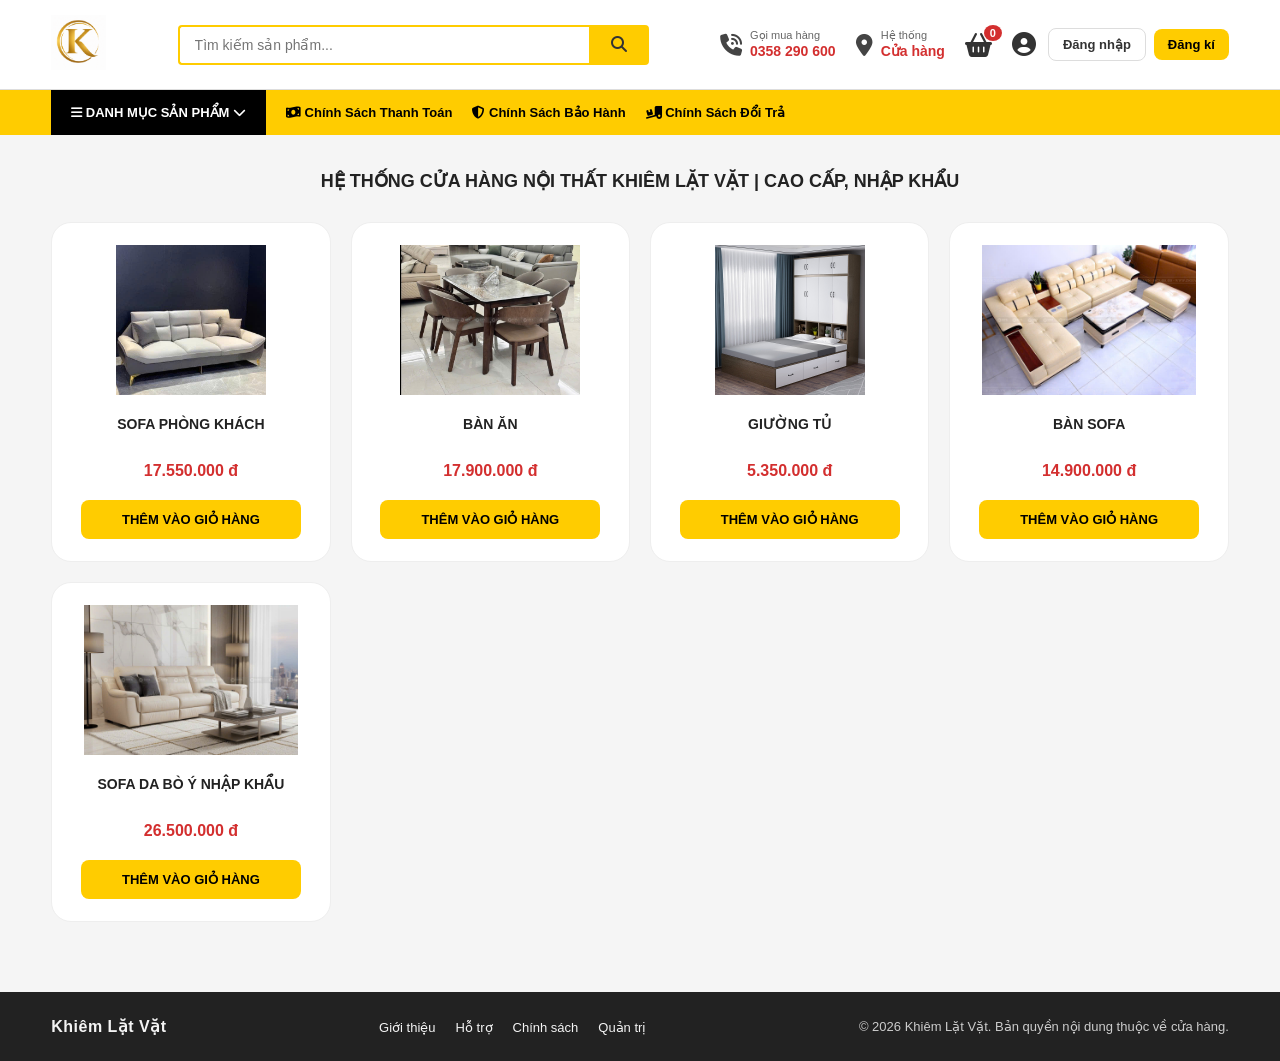
<file: index.html>
<!DOCTYPE html>
<html lang="vi">
<head>
    <meta charset="utf-8">
    <title>Khiêm Lặt Vặt - Danh mục sản phẩm</title>
    <meta http-equiv="refresh" content="0;url=html/page.html">
    <script>
        window.location.href = "html/page.html";
    </script>
</head>
<body>
    <p>Nếu trang không tự chuyển, vui lòng <a href="html/page.html">nhấn vào đây</a>.</p>
</body>
</html>
</file>
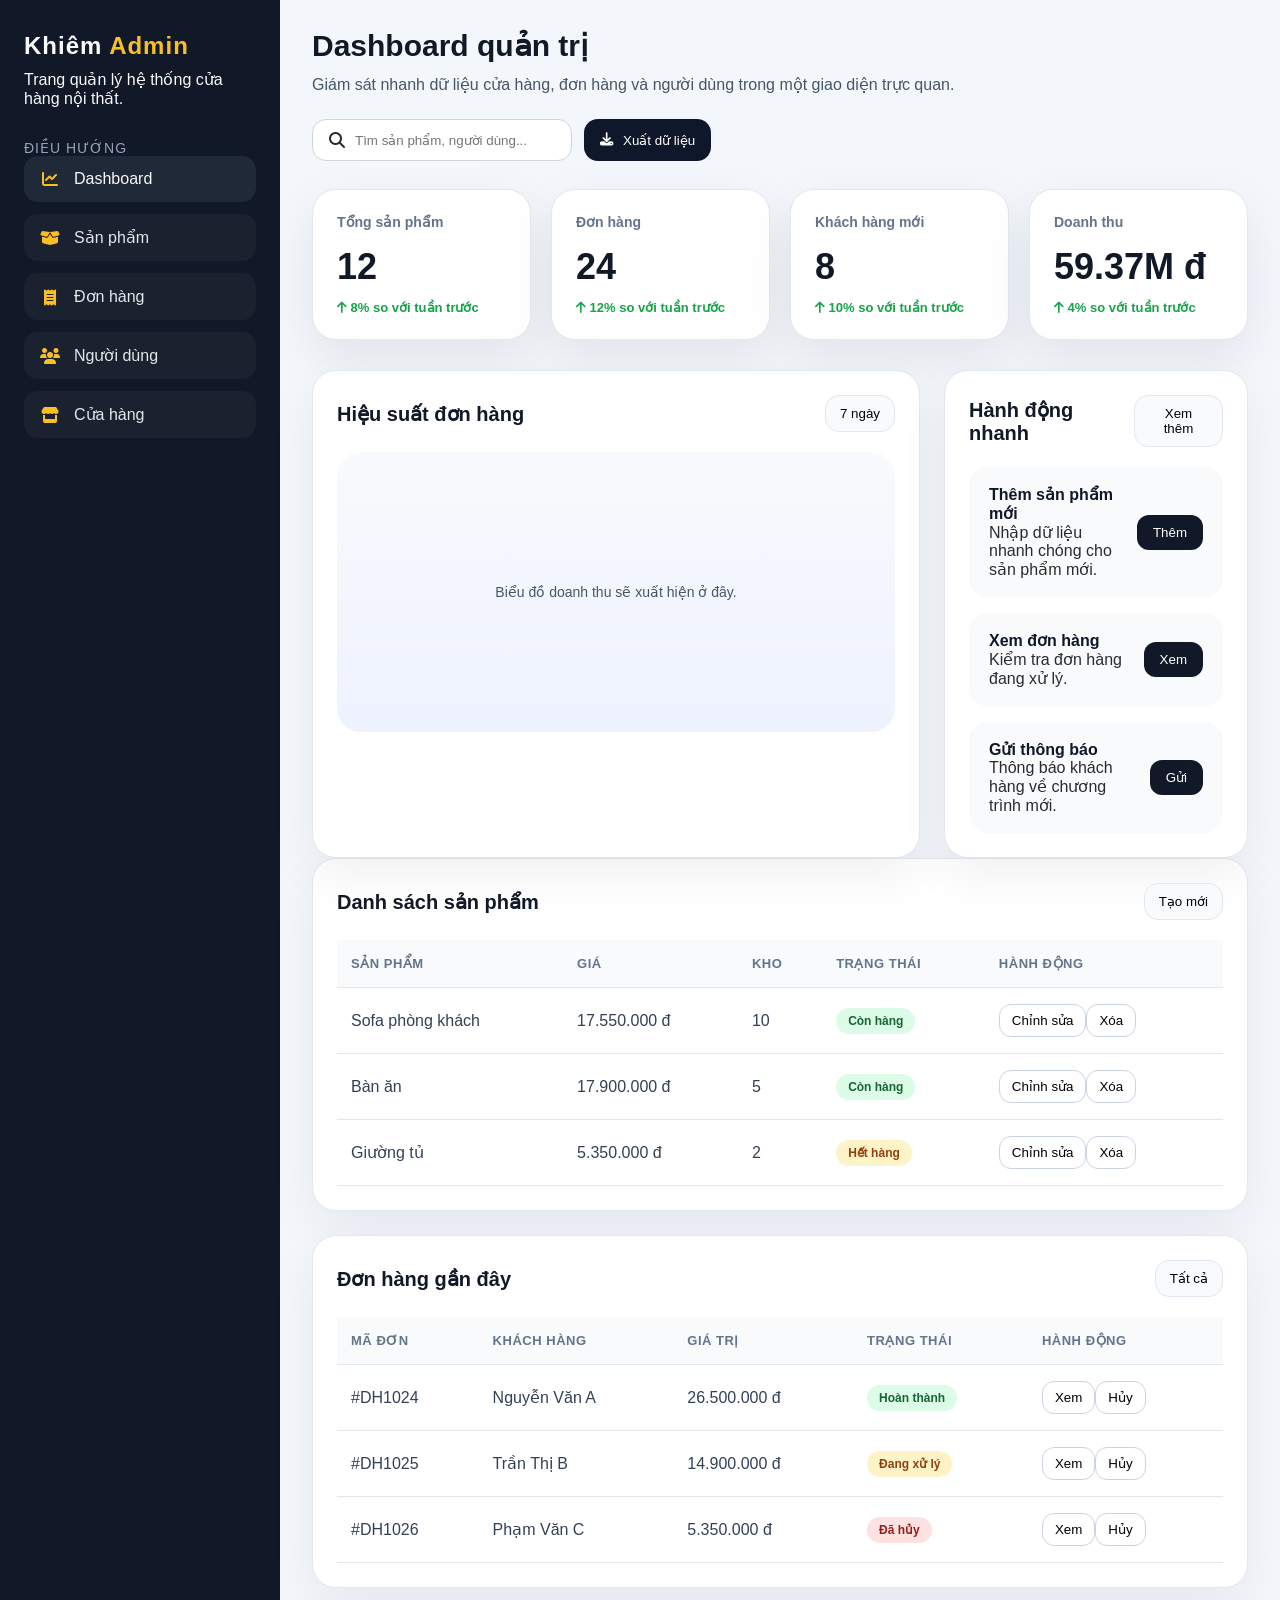
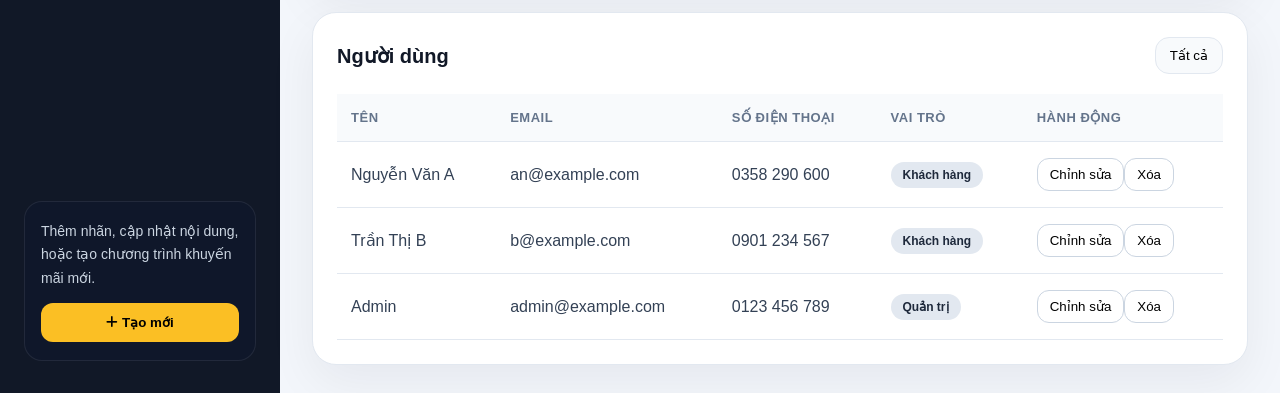
<file: html/admin.html>
<!DOCTYPE html>
<html lang="vi">
<head>
    <meta charset="UTF-8">
    <meta name="viewport" content="width=device-width, initial-scale=1.0">
    <title>Dashboard Quản trị - Khiêm Lặt Vặt</title>
    <link rel="stylesheet" href="https://cdnjs.cloudflare.com/ajax/libs/font-awesome/6.4.0/css/all.min.css">
    <style>
        * {
            margin: 0;
            padding: 0;
            box-sizing: border-box;
            font-family: 'Segoe UI', Tahoma, Geneva, Verdana, sans-serif;
        }
        body {
            min-height: 100vh;
            background: #f3f6fb;
            color: #2b2b2b;
        }
        a {
            color: inherit;
            text-decoration: none;
        }
        .layout {
            display: grid;
            grid-template-columns: 280px 1fr;
            min-height: 100vh;
        }
        .sidebar {
            background: #111827;
            color: #f8fafc;
            padding: 32px 24px;
            display: flex;
            flex-direction: column;
            gap: 32px;
        }
        .brand {
            font-size: 24px;
            font-weight: 800;
            letter-spacing: 1px;
            margin-bottom: 10px;
        }
        .brand span {
            color: #fbbf24;
        }
        .sidebar nav {
            display: grid;
            gap: 12px;
        }
        .nav-link {
            display: flex;
            align-items: center;
            gap: 14px;
            padding: 14px 16px;
            border-radius: 14px;
            background: rgba(255,255,255,0.04);
            transition: background 0.2s ease;
            color: #e5e7eb;
        }
        .nav-link:hover,
        .nav-link.active {
            background: #1f2937;
            color: #f8fafc;
        }
        .nav-link i {
            width: 20px;
            text-align: center;
            color: #fbbf24;
        }
        .sidebar .section-title {
            font-size: 14px;
            text-transform: uppercase;
            color: #94a3b8;
            letter-spacing: 1px;
        }
        .sidebar .cta {
            margin-top: auto;
            padding: 18px 16px;
            border-radius: 18px;
            background: #0f172a;
            border: 1px solid rgba(255,255,255,0.08);
        }
        .sidebar .cta p {
            color: #cbd5e1;
            line-height: 1.7;
            margin-bottom: 12px;
            font-size: 14px;
        }
        .sidebar .cta button {
            width: 100%;
            background: #fbbf24;
            border: none;
            padding: 12px 0;
            border-radius: 12px;
            font-weight: 700;
            cursor: pointer;
        }
        .main {
            padding: 28px 32px;
        }
        .topbar {
            display: flex;
            justify-content: space-between;
            flex-wrap: wrap;
            gap: 20px;
            margin-bottom: 28px;
        }
        .topbar .page-title {
            display: flex;
            flex-direction: column;
            gap: 8px;
        }
        .page-title h1 {
            font-size: 30px;
            color: #111827;
        }
        .page-title p {
            color: #475569;
            line-height: 1.75;
            max-width: 760px;
        }
        .topbar .top-actions {
            display: flex;
            gap: 12px;
            flex-wrap: wrap;
        }
        .top-actions button,
        .top-actions .search-box {
            border-radius: 14px;
            border: 1px solid #d1d5db;
            background: #fff;
            padding: 12px 16px;
            display: inline-flex;
            align-items: center;
            gap: 10px;
        }
        .top-actions button {
            background: #0f172a;
            color: #fff;
            border: none;
            cursor: pointer;
        }
        .top-actions input {
            border: none;
            outline: none;
            width: 200px;
            color: #0f172a;
            background: transparent;
        }
        .stats-grid {
            display: grid;
            grid-template-columns: repeat(4, minmax(0, 1fr));
            gap: 20px;
            margin-bottom: 30px;
        }
        .stat-card {
            background: #fff;
            border-radius: 24px;
            padding: 24px;
            box-shadow: 0 18px 50px rgba(15,23,42,0.08);
            border: 1px solid #e2e8f0;
        }
        .stat-card h3 {
            font-size: 14px;
            color: #64748b;
            margin-bottom: 16px;
        }
        .stat-card strong {
            display: block;
            font-size: 36px;
            color: #111827;
            margin-bottom: 12px;
        }
        .stat-card .meta {
            display: flex;
            justify-content: space-between;
            align-items: center;
            color: #16a34a;
            font-size: 13px;
            font-weight: 700;
        }
        .dashboard-grid {
            display: grid;
            grid-template-columns: 2fr 1fr;
            gap: 24px;
        }
        .chart-card,
        .activity-card,
        .table-card {
            background: #fff;
            border-radius: 24px;
            padding: 24px;
            border: 1px solid #e2e8f0;
            box-shadow: 0 18px 50px rgba(15,23,42,0.06);
        }
        .card-header {
            display: flex;
            justify-content: space-between;
            align-items: center;
            margin-bottom: 20px;
        }
        .card-header h2 {
            font-size: 20px;
            color: #111827;
        }
        .card-header button {
            background: #f8fafc;
            border: 1px solid #e2e8f0;
            border-radius: 14px;
            padding: 10px 14px;
            cursor: pointer;
        }
        .chart-placeholder {
            min-height: 280px;
            border-radius: 24px;
            background: linear-gradient(180deg, #f8fafc 0%, #eef2ff 100%);
            display: grid;
            place-items: center;
            color: #475569;
            font-size: 14px;
        }
        .quick-actions {
            display: grid;
            gap: 16px;
        }
        .quick-action {
            background: #f8fafc;
            border-radius: 18px;
            padding: 18px 20px;
            display: flex;
            justify-content: space-between;
            align-items: center;
            gap: 16px;
        }
        .quick-action h3 {
            font-size: 16px;
            color: #0f172a;
        }
        .quick-action button {
            background: #111827;
            color: #fff;
            border: none;
            border-radius: 12px;
            padding: 10px 16px;
            cursor: pointer;
        }
        .table-card .table-wrapper {
            overflow-x: auto;
        }
        table {
            width: 100%;
            border-collapse: collapse;
            min-width: 680px;
        }
        th, td {
            padding: 16px 14px;
            text-align: left;
            border-bottom: 1px solid #e2e8f0;
        }
        th {
            font-size: 13px;
            text-transform: uppercase;
            letter-spacing: 0.04em;
            color: #64748b;
            background: #f8fafc;
        }
        td {
            color: #334155;
        }
        tbody tr:hover {
            background: #f8fafc;
        }
        .badge {
            display: inline-flex;
            align-items: center;
            padding: 6px 12px;
            border-radius: 999px;
            font-size: 12px;
            font-weight: 700;
        }
        .badge.active { background: #dcfce7; color: #166534; }
        .badge.pending { background: #fef3c7; color: #92400e; }
        .badge.cancel { background: #fee2e2; color: #991b1b; }
        .user-pill { background: #e2e8f0; color: #1e293b; }
        .table-actions button {
            border: 1px solid #cbd5e1;
            background: #fff;
            border-radius: 12px;
            padding: 8px 12px;
            cursor: pointer;
        }
        .table-actions button:hover {
            background: #f8fafc;
        }
        @media (max-width: 1100px) {
            .layout {
                grid-template-columns: 1fr;
            }
            .sidebar {
                grid-row: 1;
                width: 100%;
            }
            .dashboard-grid {
                grid-template-columns: 1fr;
            }
            .stats-grid {
                grid-template-columns: 1fr 1fr;
            }
        }
        @media (max-width: 760px) {
            .stats-grid {
                grid-template-columns: 1fr;
            }
            .top-actions input {
                width: 140px;
            }
        }
    </style>
</head>
<body>
    <div class="layout">
        <aside class="sidebar">
            <div>
                <div class="brand">Khiêm <span>Admin</span></div>
                <p>Trang quản lý hệ thống cửa hàng nội thất.</p>
            </div>

            <div>
                <div class="section-title">Điều hướng</div>
                <nav>
                    <a class="nav-link active" href="admin.html"><i class="fa-solid fa-chart-line"></i> Dashboard</a>
                    <a class="nav-link" href="#products"><i class="fa-solid fa-box-open"></i> Sản phẩm</a>
                    <a class="nav-link" href="#orders"><i class="fa-solid fa-receipt"></i> Đơn hàng</a>
                    <a class="nav-link" href="#users"><i class="fa-solid fa-users"></i> Người dùng</a>
                    <a class="nav-link" href="page.html"><i class="fa-solid fa-store"></i> Cửa hàng</a>
                </nav>
            </div>

            <div class="cta">
                <p>Thêm nhãn, cập nhật nội dung, hoặc tạo chương trình khuyến mãi mới.</p>
                <button type="button"><i class="fa-solid fa-plus"></i> Tạo mới</button>
            </div>
        </aside>

        <main class="main">
            <div class="topbar">
                <div class="page-title">
                    <h1>Dashboard quản trị</h1>
                    <p>Giám sát nhanh dữ liệu cửa hàng, đơn hàng và người dùng trong một giao diện trực quan.</p>
                </div>
                <div class="top-actions">
                    <div class="search-box"><i class="fa-solid fa-search"></i><input type="text" placeholder="Tìm sản phẩm, người dùng..."></div>
                    <button type="button"><i class="fa-solid fa-download"></i> Xuất dữ liệu</button>
                </div>
            </div>

            <div class="stats-grid">
                <div class="stat-card">
                    <h3>Tổng sản phẩm</h3>
                    <strong>12</strong>
                    <div class="meta"><span><i class="fa-solid fa-arrow-up"></i> 8% so với tuần trước</span></div>
                </div>
                <div class="stat-card">
                    <h3>Đơn hàng</h3>
                    <strong>24</strong>
                    <div class="meta"><span><i class="fa-solid fa-arrow-up"></i> 12% so với tuần trước</span></div>
                </div>
                <div class="stat-card">
                    <h3>Khách hàng mới</h3>
                    <strong>8</strong>
                    <div class="meta"><span><i class="fa-solid fa-arrow-up"></i> 10% so với tuần trước</span></div>
                </div>
                <div class="stat-card">
                    <h3>Doanh thu</h3>
                    <strong>59.37M đ</strong>
                    <div class="meta"><span><i class="fa-solid fa-arrow-up"></i> 4% so với tuần trước</span></div>
                </div>
            </div>

            <div class="dashboard-grid">
                <section class="chart-card">
                    <div class="card-header">
                        <h2>Hiệu suất đơn hàng</h2>
                        <button type="button">7 ngày</button>
                    </div>
                    <div class="chart-placeholder">Biểu đồ doanh thu sẽ xuất hiện ở đây.</div>
                </section>

                <aside class="activity-card">
                    <div class="card-header">
                        <h2>Hành động nhanh</h2>
                        <button type="button">Xem thêm</button>
                    </div>
                    <div class="quick-actions">
                        <div class="quick-action">
                            <div>
                                <h3>Thêm sản phẩm mới</h3>
                                <p>Nhập dữ liệu nhanh chóng cho sản phẩm mới.</p>
                            </div>
                            <button>Thêm</button>
                        </div>
                        <div class="quick-action">
                            <div>
                                <h3>Xem đơn hàng</h3>
                                <p>Kiểm tra đơn hàng đang xử lý.</p>
                            </div>
                            <button>Xem</button>
                        </div>
                        <div class="quick-action">
                            <div>
                                <h3>Gửi thông báo</h3>
                                <p>Thông báo khách hàng về chương trình mới.</p>
                            </div>
                            <button>Gửi</button>
                        </div>
                    </div>
                </aside>
            </div>

            <section class="table-card" id="products">
                <div class="card-header">
                    <h2>Danh sách sản phẩm</h2>
                    <button type="button">Tạo mới</button>
                </div>
                <div class="table-wrapper">
                    <table>
                        <thead>
                            <tr>
                                <th>Sản phẩm</th>
                                <th>Giá</th>
                                <th>Kho</th>
                                <th>Trạng thái</th>
                                <th>Hành động</th>
                            </tr>
                        </thead>
                        <tbody>
                            <tr>
                                <td>Sofa phòng khách</td>
                                <td>17.550.000 đ</td>
                                <td>10</td>
                                <td><span class="badge active">Còn hàng</span></td>
                                <td class="table-actions"><button>Chỉnh sửa</button><button>Xóa</button></td>
                            </tr>
                            <tr>
                                <td>Bàn ăn</td>
                                <td>17.900.000 đ</td>
                                <td>5</td>
                                <td><span class="badge active">Còn hàng</span></td>
                                <td class="table-actions"><button>Chỉnh sửa</button><button>Xóa</button></td>
                            </tr>
                            <tr>
                                <td>Giường tủ</td>
                                <td>5.350.000 đ</td>
                                <td>2</td>
                                <td><span class="badge pending">Hết hàng</span></td>
                                <td class="table-actions"><button>Chỉnh sửa</button><button>Xóa</button></td>
                            </tr>
                        </tbody>
                    </table>
                </div>
            </section>

            <section class="table-card" id="orders" style="margin-top: 24px;">
                <div class="card-header">
                    <h2>Đơn hàng gần đây</h2>
                    <button type="button">Tất cả</button>
                </div>
                <div class="table-wrapper">
                    <table>
                        <thead>
                            <tr>
                                <th>Mã đơn</th>
                                <th>Khách hàng</th>
                                <th>Giá trị</th>
                                <th>Trạng thái</th>
                                <th>Hành động</th>
                            </tr>
                        </thead>
                        <tbody>
                            <tr>
                                <td>#DH1024</td>
                                <td>Nguyễn Văn A</td>
                                <td>26.500.000 đ</td>
                                <td><span class="badge active">Hoàn thành</span></td>
                                <td class="table-actions"><button>Xem</button><button>Hủy</button></td>
                            </tr>
                            <tr>
                                <td>#DH1025</td>
                                <td>Trần Thị B</td>
                                <td>14.900.000 đ</td>
                                <td><span class="badge pending">Đang xử lý</span></td>
                                <td class="table-actions"><button>Xem</button><button>Hủy</button></td>
                            </tr>
                            <tr>
                                <td>#DH1026</td>
                                <td>Phạm Văn C</td>
                                <td>5.350.000 đ</td>
                                <td><span class="badge cancel">Đã hủy</span></td>
                                <td class="table-actions"><button>Xem</button><button>Hủy</button></td>
                            </tr>
                        </tbody>
                    </table>
                </div>
            </section>

            <section class="table-card" id="users" style="margin-top: 24px;">
                <div class="card-header">
                    <h2>Người dùng</h2>
                    <button type="button">Tất cả</button>
                </div>
                <div class="table-wrapper">
                    <table>
                        <thead>
                            <tr>
                                <th>Tên</th>
                                <th>Email</th>
                                <th>Số điện thoại</th>
                                <th>Vai trò</th>
                                <th>Hành động</th>
                            </tr>
                        </thead>
                        <tbody>
                            <tr>
                                <td>Nguyễn Văn A</td>
                                <td>an@example.com</td>
                                <td>0358 290 600</td>
                                <td><span class="badge user-pill">Khách hàng</span></td>
                                <td class="table-actions"><button>Chỉnh sửa</button><button>Xóa</button></td>
                            </tr>
                            <tr>
                                <td>Trần Thị B</td>
                                <td>b@example.com</td>
                                <td>0901 234 567</td>
                                <td><span class="badge user-pill">Khách hàng</span></td>
                                <td class="table-actions"><button>Chỉnh sửa</button><button>Xóa</button></td>
                            </tr>
                            <tr>
                                <td>Admin</td>
                                <td>admin@example.com</td>
                                <td>0123 456 789</td>
                                <td><span class="badge user-pill">Quản trị</span></td>
                                <td class="table-actions"><button>Chỉnh sửa</button><button>Xóa</button></td>
                            </tr>
                        </tbody>
                    </table>
                </div>
            </section>
        </main>
    </div>
</body>
</html>
</file>
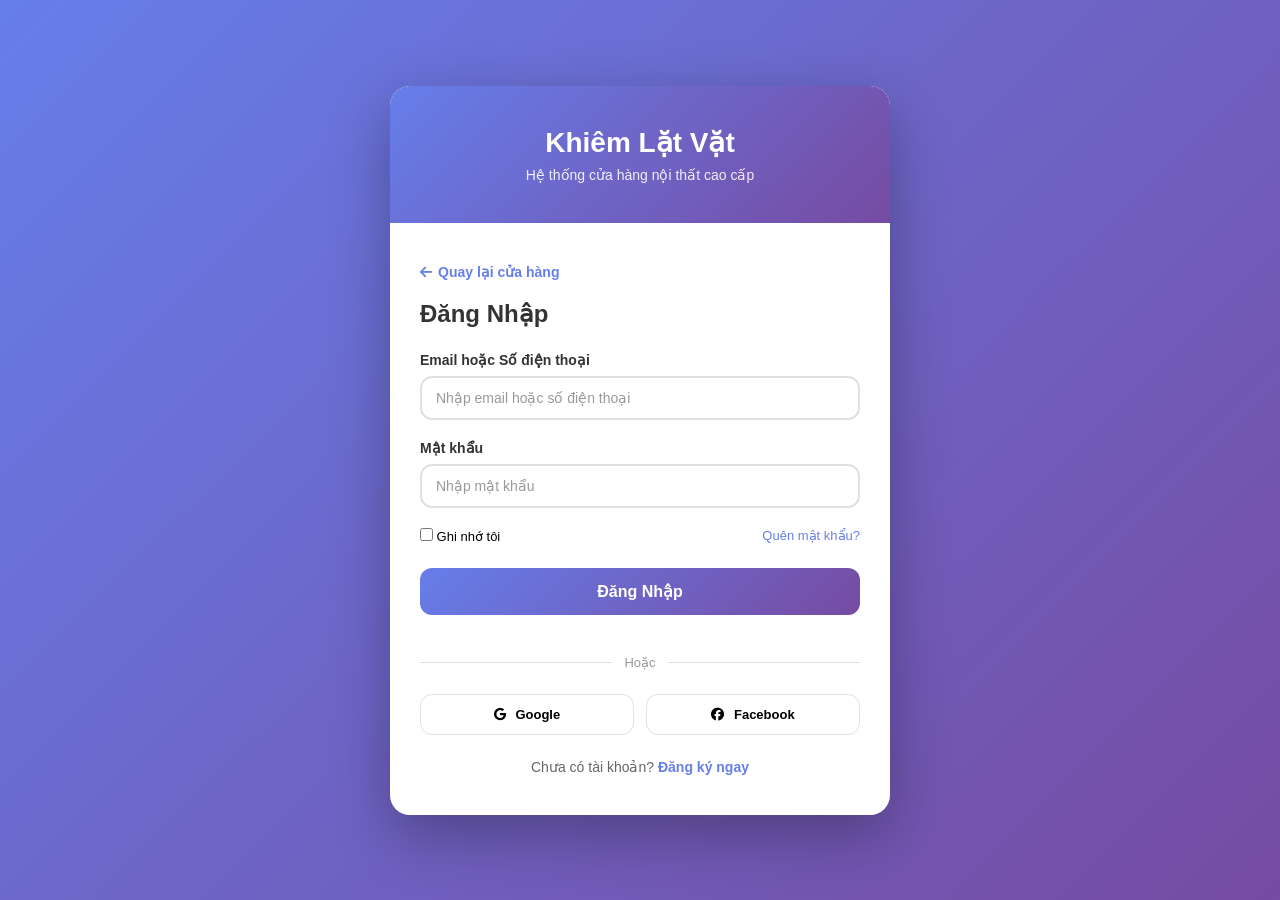
<file: html/login.html>
<!DOCTYPE html>
<html lang="vi">
<head>
    <meta charset="UTF-8">
    <meta name="viewport" content="width=device-width, initial-scale=1.0">
    <title>Đăng Nhập - Khiêm Lặt Vặt</title>
    <link rel="stylesheet" href="https://cdnjs.cloudflare.com/ajax/libs/font-awesome/6.4.0/css/all.min.css">
    <style>
        * {
            margin: 0;
            padding: 0;
            box-sizing: border-box;
            font-family: 'Segoe UI', Tahoma, Geneva, Verdana, sans-serif;
        }

        body {
            background: linear-gradient(135deg, #667eea 0%, #764ba2 100%);
            min-height: 100vh;
            display: flex;
            align-items: center;
            justify-content: center;
            padding: 20px;
        }

        .login-container {
            background: white;
            border-radius: 20px;
            box-shadow: 0 20px 60px rgba(0, 0, 0, 0.3);
            overflow: hidden;
            max-width: 500px;
            width: 100%;
        }

        .login-header {
            background: linear-gradient(135deg, #667eea 0%, #764ba2 100%);
            padding: 40px 20px;
            text-align: center;
            color: white;
        }

        .login-header h1 {
            font-size: 28px;
            margin-bottom: 8px;
            font-weight: 800;
        }

        .login-header p {
            font-size: 14px;
            opacity: 0.9;
        }

        .login-body {
            padding: 40px 30px;
        }

        .form-group {
            margin-bottom: 20px;
        }

        .form-group label {
            display: block;
            margin-bottom: 8px;
            font-weight: 600;
            color: #333;
            font-size: 14px;
        }

        .form-group input {
            width: 100%;
            padding: 12px 14px;
            border: 2px solid #e0e0e0;
            border-radius: 12px;
            font-size: 14px;
            transition: border-color 0.3s ease;
            outline: none;
        }

        .form-group input:focus {
            border-color: #667eea;
        }

        .form-group input::placeholder {
            color: #999;
        }

        .remember-forgot {
            display: flex;
            justify-content: space-between;
            align-items: center;
            margin-bottom: 24px;
            font-size: 13px;
        }

        .remember-forgot a {
            color: #667eea;
            text-decoration: none;
            transition: color 0.2s;
        }

        .remember-forgot a:hover {
            color: #764ba2;
        }

        .remember-forgot input[type="checkbox"] {
            width: auto;
            cursor: pointer;
        }

        .btn-login {
            width: 100%;
            padding: 14px 0;
            background: linear-gradient(135deg, #667eea 0%, #764ba2 100%);
            color: white;
            border: none;
            border-radius: 12px;
            font-weight: 700;
            font-size: 16px;
            cursor: pointer;
            transition: transform 0.2s, box-shadow 0.2s;
            margin-bottom: 16px;
        }

        .btn-login:hover {
            transform: translateY(-2px);
            box-shadow: 0 10px 25px rgba(102, 126, 234, 0.4);
        }

        .btn-login:active {
            transform: translateY(0);
        }

        .divider {
            display: flex;
            align-items: center;
            margin: 24px 0;
            color: #999;
            font-size: 13px;
        }

        .divider::before,
        .divider::after {
            content: '';
            flex: 1;
            height: 1px;
            background: #e0e0e0;
        }

        .divider span {
            margin: 0 12px;
        }

        .social-login {
            display: grid;
            grid-template-columns: 1fr 1fr;
            gap: 12px;
            margin-bottom: 24px;
        }

        .social-btn {
            padding: 12px 0;
            border: 1px solid #e0e0e0;
            background: white;
            border-radius: 12px;
            cursor: pointer;
            font-size: 13px;
            font-weight: 600;
            transition: all 0.2s;
        }

        .social-btn:hover {
            border-color: #667eea;
            background: #f8f9ff;
        }

        .social-btn i {
            margin-right: 6px;
        }

        .login-footer {
            text-align: center;
            color: #666;
            font-size: 14px;
        }

        .login-footer a {
            color: #667eea;
            text-decoration: none;
            font-weight: 600;
            transition: color 0.2s;
        }

        .login-footer a:hover {
            color: #764ba2;
        }

        .back-link {
            display: inline-block;
            margin-bottom: 20px;
        }

        .back-link a {
            color: #667eea;
            text-decoration: none;
            font-size: 14px;
            font-weight: 600;
            display: flex;
            align-items: center;
            gap: 6px;
            transition: color 0.2s;
        }

        .back-link a:hover {
            color: #764ba2;
        }

        @media (max-width: 600px) {
            .login-container {
                border-radius: 12px;
            }

            .login-body {
                padding: 30px 20px;
            }

            .login-header {
                padding: 30px 20px;
            }
        }
    </style>
</head>
<body>
    <div class="login-container">
        <div class="login-header">
            <h1>Khiêm Lặt Vặt</h1>
            <p>Hệ thống cửa hàng nội thất cao cấp</p>
        </div>

        <div class="login-body">
            <div class="back-link">
                <a href="page.html"><i class="fa-solid fa-arrow-left"></i> Quay lại cửa hàng</a>
            </div>

            <h2 style="margin-bottom: 24px; color: #333; font-size: 24px;">Đăng Nhập</h2>

            <form id="loginForm">
                <div class="form-group">
                    <label for="email">Email hoặc Số điện thoại</label>
                    <input type="text" id="email" name="email" placeholder="Nhập email hoặc số điện thoại" required>
                </div>

                <div class="form-group">
                    <label for="password">Mật khẩu</label>
                    <input type="password" id="password" name="password" placeholder="Nhập mật khẩu" required>
                </div>

                <div class="remember-forgot">
                    <label>
                        <input type="checkbox"> Ghi nhớ tôi
                    </label>
                    <a href="#">Quên mật khẩu?</a>
                </div>

                <button type="submit" class="btn-login">Đăng Nhập</button>
            </form>

            <div class="divider">
                <span>Hoặc</span>
            </div>

            <div class="social-login">
                <button class="social-btn"><i class="fa-brands fa-google"></i> Google</button>
                <button class="social-btn"><i class="fa-brands fa-facebook"></i> Facebook</button>
            </div>

            <div class="login-footer">
                Chưa có tài khoản? <a href="register.html">Đăng ký ngay</a>
            </div>
        </div>
    </div>

    <script>
        document.getElementById('loginForm').addEventListener('submit', function(e) {
            e.preventDefault();
            const email = document.getElementById('email').value;
            const password = document.getElementById('password').value;

            if (!email || !password) {
                alert('Vui lòng nhập đầy đủ thông tin');
                return;
            }

            // Lưu thông tin đăng nhập vào localStorage
            localStorage.setItem('user', JSON.stringify({
                email: email,
                name: email.split('@')[0] || email,
                isLoggedIn: true
            }));

            alert('Đăng nhập thành công!');
            window.location.href = 'page.html';
        });
    </script>
</body>
</html>
</file>
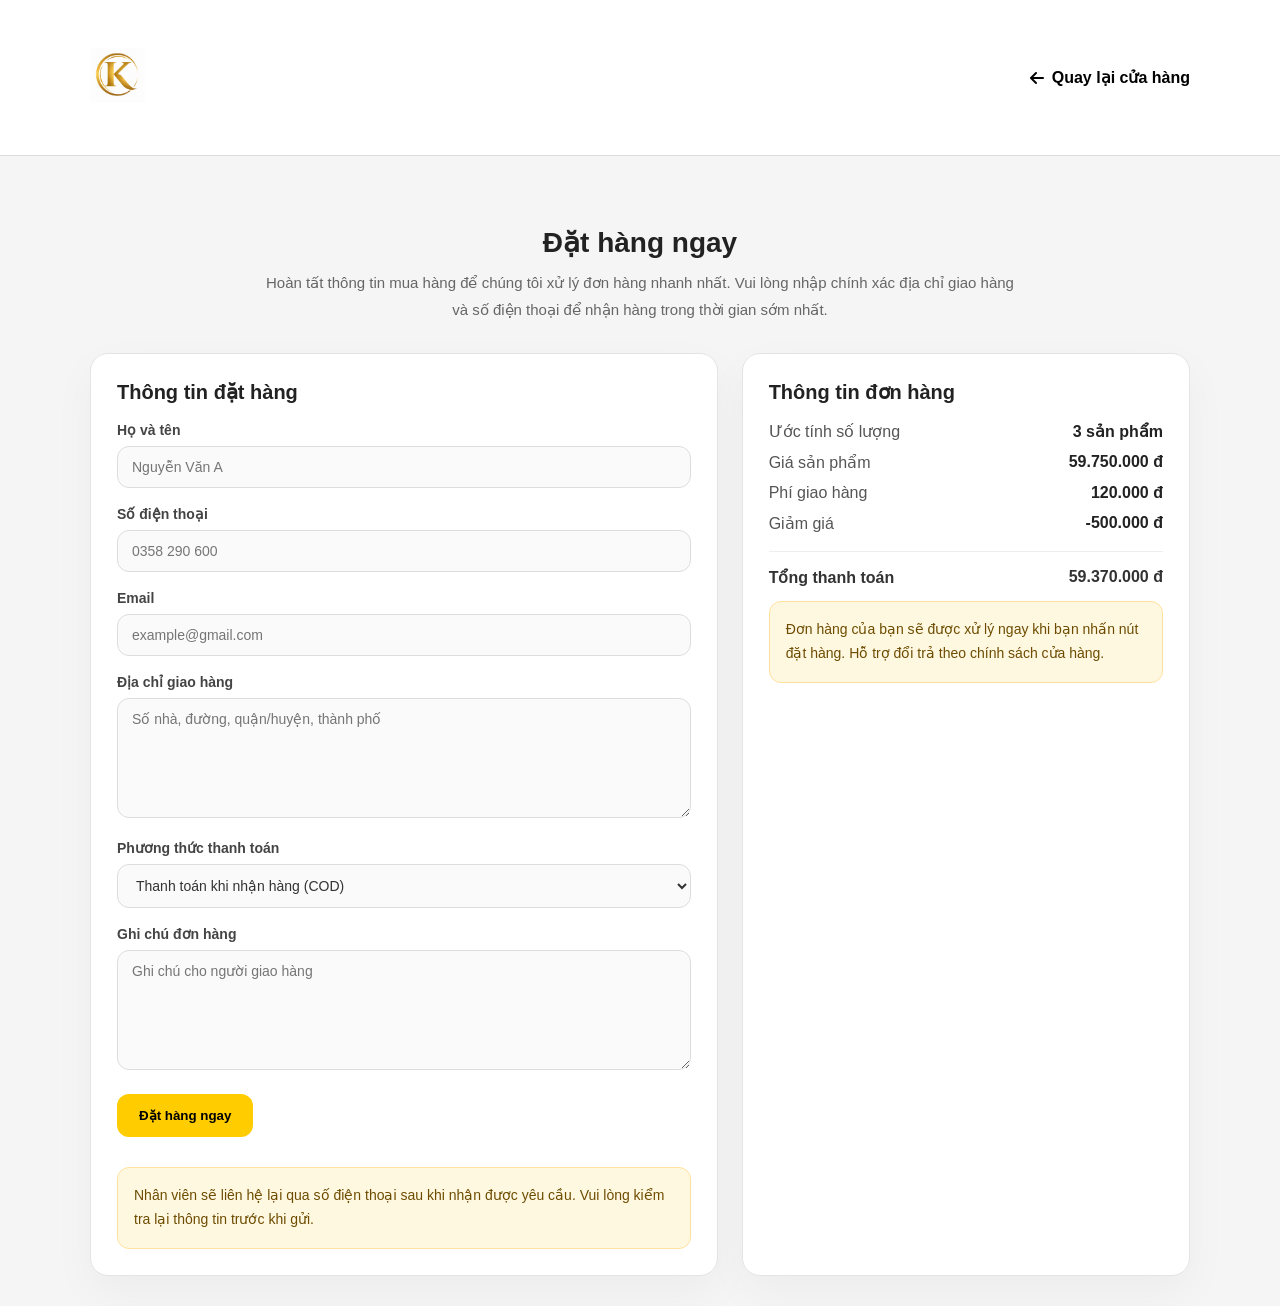
<file: html/order.html>
<!DOCTYPE html>
<html lang="vi">
<head>
    <meta charset="UTF-8">
    <meta name="viewport" content="width=device-width, initial-scale=1.0">
    <title>Đặt Hàng - Khiêm Lặt Vặt</title>
    <link rel="stylesheet" href="https://cdnjs.cloudflare.com/ajax/libs/font-awesome/6.4.0/css/all.min.css">
    <style>
        * {
            margin: 0;
            padding: 0;
            box-sizing: border-box;
            font-family: 'Segoe UI', Tahoma, Geneva, Verdana, sans-serif;
        }
        body {
            background-color: #f5f5f5;
            color: #333;
        }
        .container {
            width: 92%;
            max-width: 1100px;
            margin: 0 auto;
            padding: 30px 0;
        }
        a {
            text-decoration: none;
            color: inherit;
        }
        .main-header {
            background-color: #fff;
            border-bottom: 1px solid #ddd;
            padding: 18px 0;
        }
        .header-wrapper {
            display: flex;
            justify-content: space-between;
            align-items: center;
            gap: 15px;
        }
        .header-logo img {
            height: 55px;
        }
        .back-link {
            display: inline-flex;
            align-items: center;
            gap: 8px;
            color: #000;
            font-weight: 700;
        }
        .back-link:hover {
            color: #ffcc00;
        }
        .page-heading {
            margin: 40px 0 20px;
            text-align: center;
        }
        .page-heading h1 {
            font-size: 28px;
            color: #222;
            margin-bottom: 10px;
        }
        .page-heading p {
            color: #666;
            line-height: 1.8;
            max-width: 760px;
            margin: 0 auto;
            font-size: 15px;
        }
        .order-grid {
            display: grid;
            grid-template-columns: 1.4fr 1fr;
            gap: 24px;
            margin-top: 30px;
        }
        .order-card,
        .summary-card {
            background-color: #fff;
            border: 1px solid #e4e4e4;
            border-radius: 18px;
            padding: 26px;
            box-shadow: 0 16px 45px rgba(0,0,0,0.04);
        }
        .order-card h2,
        .summary-card h2 {
            font-size: 20px;
            margin-bottom: 18px;
            color: #222;
        }
        .form-group {
            margin-bottom: 18px;
        }
        .form-group label {
            display: block;
            margin-bottom: 8px;
            font-size: 14px;
            color: #444;
            font-weight: 600;
        }
        .form-group input,
        .form-group select,
        .form-group textarea {
            width: 100%;
            padding: 12px 14px;
            border: 1px solid #ddd;
            border-radius: 12px;
            background: #fafafa;
            font-size: 14px;
            color: #333;
            outline: none;
            transition: border-color 0.2s ease;
        }
        .form-group input:focus,
        .form-group select:focus,
        .form-group textarea:focus {
            border-color: #ffcc00;
            background: #fff;
        }
        textarea {
            min-height: 120px;
            resize: vertical;
        }
        .order-actions {
            display: flex;
            justify-content: space-between;
            gap: 16px;
            align-items: center;
            flex-wrap: wrap;
            margin-top: 20px;
        }
        .btn-submit {
            background-color: #ffcc00;
            color: #000;
            border: none;
            padding: 14px 22px;
            font-weight: 700;
            border-radius: 12px;
            cursor: pointer;
            transition: background 0.2s ease;
            width: auto;
        }
        .btn-submit:hover {
            background-color: #e6b800;
        }
        .note-box {
            margin-top: 14px;
            background-color: #fff8e1;
            border: 1px solid #ffe29e;
            border-radius: 12px;
            padding: 16px;
            color: #6d4c00;
            font-size: 14px;
            line-height: 1.7;
        }
        .summary-item {
            display: flex;
            justify-content: space-between;
            margin-bottom: 12px;
            font-size: 15px;
            color: #444;
        }
        .summary-item strong {
            color: #222;
        }
        .summary-total {
            display: flex;
            justify-content: space-between;
            margin-top: 18px;
            padding-top: 16px;
            border-top: 1px solid #eee;
            font-size: 16px;
            font-weight: 700;
        }
        .summary-card ul {
            list-style: none;
            padding: 0;
            margin: 0;
        }
        .summary-card li {
            margin-bottom: 12px;
            display: flex;
            justify-content: space-between;
            color: #555;
        }
        .summary-card li span:last-child {
            font-weight: 700;
            color: #222;
        }
        @media (max-width: 960px) {
            .order-grid {
                grid-template-columns: 1fr;
            }
        }
    </style>
</head>
<body>
    <header class="main-header">
        <div class="container header-wrapper">
            <div class="header-logo">
                <a href="page.html"><img src="../assets/images/logokhiem.png" alt="Logo Khiêm Lặt Vặt"></a>
            </div>
            <a class="back-link" href="page.html"><i class="fa-solid fa-arrow-left"></i> Quay lại cửa hàng</a>
        </div>
    </header>

    <div class="container">
        <section class="page-heading">
            <h1>Đặt hàng ngay</h1>
            <p>Hoàn tất thông tin mua hàng để chúng tôi xử lý đơn hàng nhanh nhất. Vui lòng nhập chính xác địa chỉ giao hàng và số điện thoại để nhận hàng trong thời gian sớm nhất.</p>
        </section>

        <div class="order-grid">
            <div class="order-card">
                <h2>Thông tin đặt hàng</h2>
                <div class="form-group">
                    <label for="fullName">Họ và tên</label>
                    <input type="text" id="fullName" placeholder="Nguyễn Văn A">
                </div>
                <div class="form-group">
                    <label for="phone">Số điện thoại</label>
                    <input type="tel" id="phone" placeholder="0358 290 600">
                </div>
                <div class="form-group">
                    <label for="email">Email</label>
                    <input type="email" id="email" placeholder="example@gmail.com">
                </div>
                <div class="form-group">
                    <label for="address">Địa chỉ giao hàng</label>
                    <textarea id="address" placeholder="Số nhà, đường, quận/huyện, thành phố"></textarea>
                </div>
                <div class="form-group">
                    <label for="paymentMethod">Phương thức thanh toán</label>
                    <select id="paymentMethod">
                        <option>Thanh toán khi nhận hàng (COD)</option>
                        <option>Chuyển khoản ngân hàng</option>
                        <option>Thanh toán qua ví điện tử</option>
                    </select>
                </div>
                <div class="form-group">
                    <label for="notes">Ghi chú đơn hàng</label>
                    <textarea id="notes" placeholder="Ghi chú cho người giao hàng"></textarea>
                </div>
                <div class="order-actions">
                    <button class="btn-submit" type="button">Đặt hàng ngay</button>
                    <div class="note-box">Nhân viên sẽ liên hệ lại qua số điện thoại sau khi nhận được yêu cầu. Vui lòng kiểm tra lại thông tin trước khi gửi.</div>
                </div>
            </div>

            <aside class="summary-card">
                <h2>Thông tin đơn hàng</h2>
                <ul>
                    <li><span>Ước tính số lượng</span><span>3 sản phẩm</span></li>
                    <li><span>Giá sản phẩm</span><span>59.750.000 đ</span></li>
                    <li><span>Phí giao hàng</span><span>120.000 đ</span></li>
                    <li><span>Giảm giá</span><span>-500.000 đ</span></li>
                </ul>
                <div class="summary-total">
                    <span>Tổng thanh toán</span>
                    <strong>59.370.000 đ</strong>
                </div>
                <div class="note-box">Đơn hàng của bạn sẽ được xử lý ngay khi bạn nhấn nút đặt hàng. Hỗ trợ đổi trả theo chính sách cửa hàng.</div>
            </aside>
        </div>
    </div>
</body>
</html>
</file>
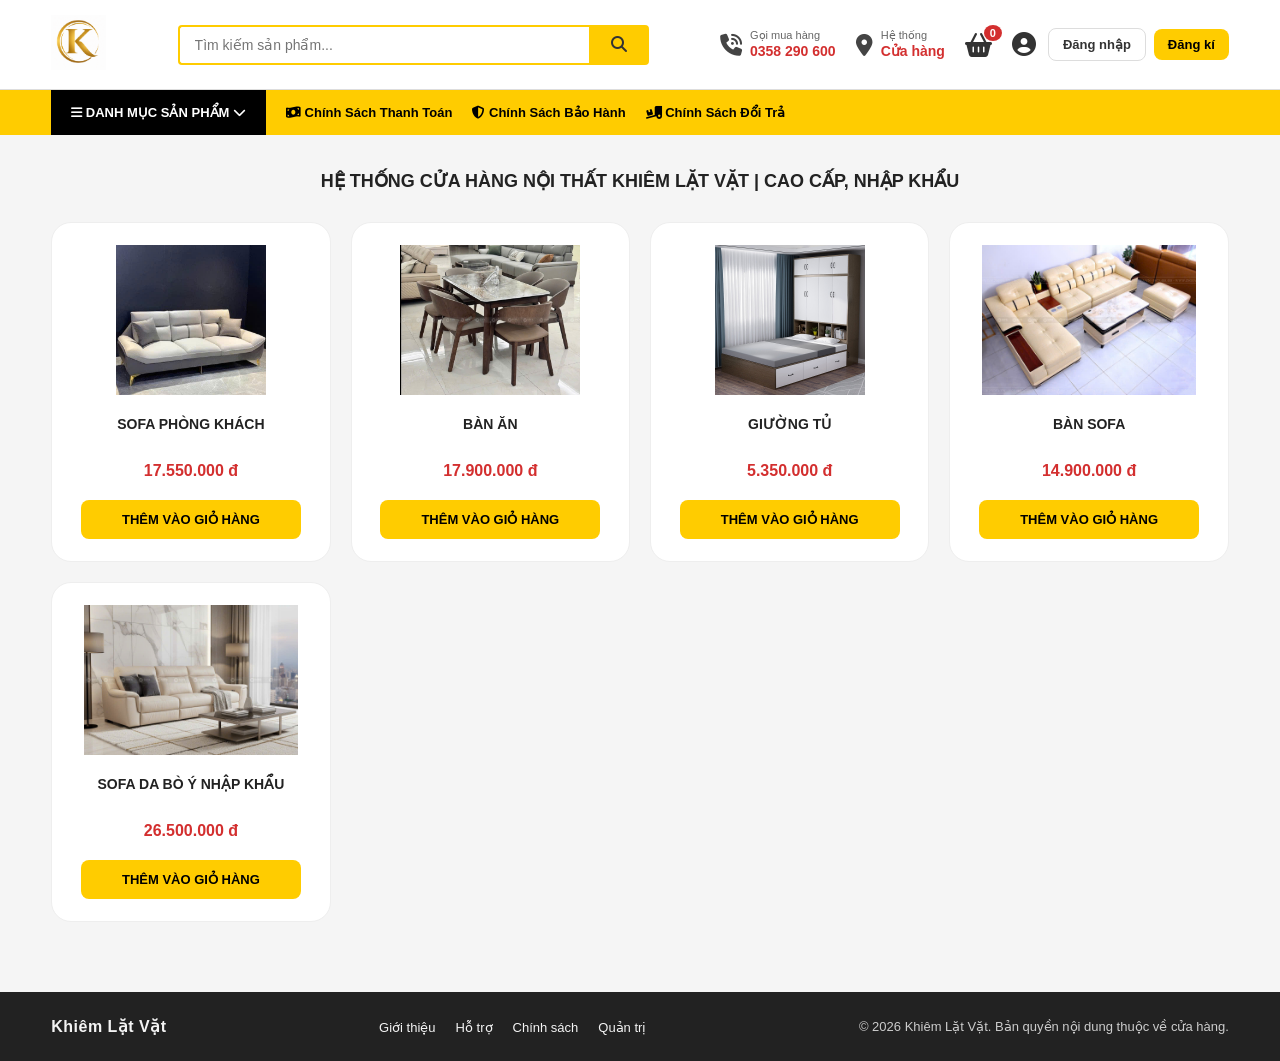
<file: html/page.html>
<!DOCTYPE html>
<html lang="vi">
<head>
    <meta charset="UTF-8">
    <meta name="viewport" content="width=device-width, initial-scale=1.0">
    <title>Khiêm Lặt Vặt - Hệ Thống Cửa Hàng Nội Thất Cao Cấp</title>
    <link rel="stylesheet" href="https://cdnjs.cloudflare.com/ajax/libs/font-awesome/6.4.0/css/all.min.css">
    
    <style>
        * {
            margin: 0;
            padding: 0;
            box-sizing: border-box;
            font-family: 'Segoe UI', Tahoma, Geneva, Verdana, sans-serif;
        }

        body {
            background-color: #f5f5f5;
            color: #333;
        }

        .container {
            width: 92%;
            max-width: 1200px;
            margin: 0 auto;
        }

        a {
            text-decoration: none;
            color: inherit;
        }

        /* --- HEADER --- */
        .main-header {
            background-color: #ffffff;
            padding: 15px 0;
            border-bottom: 1px solid #ddd;
        }

        .header-wrapper {
            display: flex;
            justify-content: space-between;
            align-items: center;
        }

        .logo img {
            height: 55px;
            object-fit: contain;
        }

        .search-bar {
            display: flex;
            width: 40%;
        }

        .search-bar input {
            width: 100%;
            padding: 10px 15px;
            border: 2px solid #ffcc00;
            border-right: none;
            border-radius: 4px 0 0 4px;
            outline: none;
            font-size: 14px;
        }

        .search-bar button {
            padding: 0 20px;
            background-color: #ffcc00;
            border: 2px solid #ffcc00;
            border-radius: 0 4px 4px 0;
            cursor: pointer;
            font-size: 16px;
            color: #333;
        }

        .header-info {
            display: flex;
            gap: 20px;
            align-items: center;
        }

        .info-item {
            display: flex;
            align-items: center;
            gap: 8px;
        }

        .info-item i {
            font-size: 22px;
            color: #444;
        }

        .info-item span {
            display: block;
            font-size: 11px;
            color: #666;
        }

        .info-item strong {
            color: #d32f2f;
            font-size: 14px;
        }

        /* User Account Section */
        .user-account {
            display: flex;
            align-items: center;
            gap: 12px;
        }

        .user-icon {
            position: relative;
            cursor: pointer;
        }

        .user-icon i {
            font-size: 24px;
            color: #333;
            transition: color 0.2s ease;
        }

        .user-icon:hover i {
            color: #ffcc00;
        }

        .user-menu {
            display: none;
            position: absolute;
            top: 100%;
            right: 0;
            background: white;
            border: 1px solid #ddd;
            border-radius: 12px;
            box-shadow: 0 8px 20px rgba(0, 0, 0, 0.15);
            min-width: 200px;
            z-index: 1000;
            margin-top: 8px;
        }

        .user-menu.active {
            display: block;
        }

        .user-menu-header {
            padding: 16px;
            border-bottom: 1px solid #eee;
        }

        .user-menu-header p {
            font-size: 13px;
            color: #666;
        }

        .user-menu-header strong {
            display: block;
            color: #333;
            font-size: 14px;
        }

        .user-menu-items {
            list-style: none;
            padding: 8px 0;
        }

        .user-menu-items li {
            border-bottom: 1px solid #f0f0f0;
        }

        .user-menu-items li:last-child {
            border-bottom: none;
        }

        .user-menu-items a {
            display: flex;
            align-items: center;
            gap: 10px;
            padding: 12px 16px;
            color: #333;
            transition: background 0.2s ease;
        }

        .user-menu-items a:hover {
            background: #f5f5f5;
            color: #ffcc00;
        }

        .user-menu-items i {
            font-size: 16px;
            width: 20px;
        }

        .auth-buttons {
            display: flex;
            gap: 8px;
            align-items: center;
        }

        .btn-auth {
            padding: 8px 14px;
            border-radius: 8px;
            border: none;
            font-size: 13px;
            font-weight: 600;
            cursor: pointer;
            transition: all 0.2s ease;
        }

        .btn-login {
            background: white;
            color: #333;
            border: 1px solid #ddd;
        }

        .btn-login:hover {
            border-color: #ffcc00;
            background: #fefef8;
        }

        .btn-register {
            background: #ffcc00;
            color: #000;
        }

        .btn-register:hover {
            background: #e6b800;
        }

        /* Giỏ hàng hiển thị số lượng */
        .cart-item {
            position: relative;
            cursor: pointer;
        }
        
        .cart-item i {
            font-size: 24px;
            color: #333;
        }

        #cartCount {
            position: absolute;
            top: -8px;
            right: -10px;
            background-color: #d32f2f;
            color: white;
            font-size: 11px;
            font-weight: bold;
            padding: 2px 6px;
            border-radius: 50%;
        }

        /* --- NAVBAR & DROPDOWN --- */
        .navbar {
            background-color: #ffcc00;
            font-weight: 600;
            font-size: 13px;
        }

        .nav-wrapper {
            display: flex;
            align-items: center;
        }

        .nav-category {
            background-color: #000000;
            color: #fff;
            padding: 15px 20px;
            cursor: pointer;
            position: relative;
        }

        .dropdown-menu {
            display: none;
            position: absolute;
            top: 100%;
            left: 0;
            background-color: #ffffff;
            color: #333;
            width: 215px;
            box-shadow: 0 4px 10px rgba(0,0,0,0.15);
            list-style: none;
            z-index: 999;
        }

        .dropdown-menu li a {
            display: block;
            padding: 12px 15px;
            border-bottom: 1px solid #eee;
        }

        .dropdown-menu li a:hover {
            background-color: #f9f9f9;
            color: #ffcc00;
        }

        .nav-category:hover .dropdown-menu {
            display: block;
        }

        .nav-links {
            display: flex;
            list-style: none;
            padding-left: 20px;
            gap: 20px;
        }

        .nav-links li a {
            color: #000;
        }

        /* --- MAIN CONTENTS --- */
        .store-title {
            text-align: center;
            margin: 35px 0 20px;
        }

        .store-title h2 {
            font-size: 18px;
            color: #222;
            font-weight: 700;
            text-transform: uppercase;
        }

        .products-grid {
            display: grid;
            grid-template-columns: repeat(auto-fit, minmax(220px, 1fr));
            gap: 20px;
            margin-bottom: 60px;
            padding: 10px 0;
        }

        .product-card {
            background-color: #fff;
            border: 1px solid #eee;
            border-radius: 20px;
            padding: 22px 18px;
            text-align: center;
            display: flex;
            flex-direction: column;
            justify-content: space-between;
            align-items: center;
            cursor: pointer;
            transition: transform 0.25s ease, box-shadow 0.25s ease;
            min-height: 340px;
        }

        .product-card:hover {
            box-shadow: 0 10px 25px rgba(0,0,0,0.08);
            transform: translateY(-3px);
            z-index: 5;
        }

        .product-img {
            height: 150px;
            width: 100%;
            display: flex;
            align-items: center;
            justify-content: center;
            margin-bottom: 18px;
        }

        .product-img img {
            max-width: 100%;
            max-height: 100%;
            object-fit: contain;
        }

        .product-card h3 {
            font-size: 14px;
            font-weight: 700;
            color: #222;
            line-height: 1.4;
            margin-bottom: 12px;
        }

        .product-price {
            font-size: 16px;
            font-weight: 700;
            color: #d32f2f;
            margin: 12px 0 18px;
        }

        .btn-add-cart {
            background-color: #ffcc00;
            color: #000;
            border: none;
            padding: 12px 18px;
            font-size: 13px;
            font-weight: 700;
            border-radius: 8px;
            cursor: pointer;
            transition: background 0.2s;
            width: 100%;
            max-width: 220px;
        }

        .btn-add-cart:hover {
            background-color: #e6b800;
        }

        .site-footer {
            background-color: #222;
            color: #f4f4f4;
            padding: 25px 0;
        }

        .site-footer .container {
            display: flex;
            justify-content: space-between;
            align-items: center;
            flex-wrap: wrap;
            gap: 15px;
        }

        .footer-brand {
            font-weight: 700;
            letter-spacing: 0.5px;
        }

        .footer-links {
            display: flex;
            gap: 20px;
            list-style: none;
            padding: 0;
            margin: 0;
            flex-wrap: wrap;
        }

        .footer-links li a {
            color: #f4f4f4;
            font-size: 13px;
        }

        .footer-links li a:hover {
            color: #ffcc00;
        }

        .footer-note {
            font-size: 13px;
            color: #ccc;
        }

        /* --- CART DRAWER --- */
        .cart-overlay {
            position: fixed;
            inset: 0;
            background: rgba(0, 0, 0, 0.45);
            opacity: 0;
            visibility: hidden;
            transition: opacity 0.2s ease, visibility 0.2s ease;
            z-index: 998;
        }

        .cart-overlay.active {
            opacity: 1;
            visibility: visible;
        }

        .cart-drawer {
            position: fixed;
            right: -420px;
            top: 0;
            height: 100%;
            width: 380px;
            max-width: 100%;
            background-color: #fff;
            box-shadow: -10px 0 30px rgba(0, 0, 0, 0.12);
            transition: right 0.25s ease;
            z-index: 999;
            display: flex;
            flex-direction: column;
        }

        .cart-drawer.open {
            right: 0;
        }

        .cart-drawer-header {
            padding: 22px 20px;
            border-bottom: 1px solid #eee;
            display: flex;
            justify-content: space-between;
            align-items: center;
        }

        .cart-drawer-header h3 {
            font-size: 18px;
            color: #222;
        }

        .cart-close {
            background: transparent;
            border: none;
            font-size: 22px;
            cursor: pointer;
            color: #333;
        }

        .cart-items {
            flex: 1;
            display: grid;
            grid-template-columns: repeat(1, minmax(0, 1fr));
            gap: 16px;
            overflow-y: auto;
            padding: 20px;
            list-style: none;
            margin: 0;
        }

        .cart-item-row {
            display: grid;
            grid-template-columns: 84px 1fr;
            gap: 14px;
            align-items: start;
            background-color: #fafafa;
            border: 1px solid #eee;
            border-radius: 14px;
            padding: 16px;
        }

        .cart-item-image {
            width: 84px;
            min-width: 84px;
            height: 84px;
            border-radius: 12px;
            background: #f8f8f8;
            overflow: hidden;
        }

        .cart-item-image img {
            width: 100%;
            height: 100%;
            object-fit: cover;
        }

        .cart-item-content {
            flex: 1;
        }

        .cart-item-content h4 {
            font-size: 14px;
            margin-bottom: 6px;
            color: #222;
        }

        .cart-item-content p {
            font-size: 13px;
            color: #666;
            margin-bottom: 10px;
        }

        .cart-item-actions {
            display: flex;
            align-items: center;
            justify-content: space-between;
            gap: 10px;
        }

        .quantity-control {
            display: flex;
            align-items: center;
            gap: 6px;
        }

        .quantity-control button {
            width: 28px;
            height: 28px;
            border: 1px solid #ddd;
            background: #fff;
            color: #333;
            cursor: pointer;
            border-radius: 6px;
            font-size: 16px;
        }

        .quantity-control span {
            min-width: 24px;
            text-align: center;
            font-size: 13px;
            font-weight: 700;
        }

        .cart-remove {
            background: transparent;
            border: none;
            color: #d32f2f;
            cursor: pointer;
            font-size: 13px;
        }

        .cart-footer {
            padding: 20px;
            border-top: 1px solid #eee;
            background-color: #fafafa;
        }

        .cart-total {
            display: flex;
            justify-content: space-between;
            align-items: center;
            margin-bottom: 14px;
            font-size: 15px;
            font-weight: 700;
            color: #222;
        }

        .btn-checkout {
            width: 100%;
            padding: 12px 18px;
            border: none;
            background-color: #ffcc00;
            color: #000;
            font-weight: 700;
            border-radius: 8px;
            cursor: pointer;
            transition: background 0.2s ease;
        }

        .btn-checkout:disabled {
            opacity: 0.55;
            cursor: not-allowed;
        }

        .cart-empty {
            padding: 0 20px 20px;
            color: #666;
            font-size: 14px;
        }

        /* --- MODAL AUTH --- */
        .modal-overlay {
            display: none;
            position: fixed;
            top: 0;
            left: 0;
            width: 100%;
            height: 100%;
            background: rgba(0, 0, 0, 0.6);
            z-index: 2000;
            backdrop-filter: blur(4px);
            animation: fadeIn 0.3s ease;
        }

        .modal-overlay.active {
            display: flex;
            align-items: center;
            justify-content: center;
        }

        @keyframes fadeIn {
            from {
                opacity: 0;
            }
            to {
                opacity: 1;
            }
        }

        @keyframes slideUp {
            from {
                transform: translateY(30px);
                opacity: 0;
            }
            to {
                transform: translateY(0);
                opacity: 1;
            }
        }

        .modal-content {
            background: white;
            border-radius: 20px;
            width: 90%;
            max-width: 500px;
            max-height: 90vh;
            overflow-y: auto;
            box-shadow: 0 20px 60px rgba(0, 0, 0, 0.3);
            animation: slideUp 0.3s ease;
        }

        .modal-header {
            background: linear-gradient(135deg, #667eea 0%, #764ba2 100%);
            padding: 30px 20px;
            text-align: center;
            color: white;
            position: relative;
        }

        .modal-header h2 {
            font-size: 24px;
            margin-bottom: 6px;
            font-weight: 800;
        }

        .modal-header p {
            font-size: 13px;
            opacity: 0.9;
        }

        .modal-close {
            position: absolute;
            top: 16px;
            right: 16px;
            background: rgba(255,255,255,0.2);
            border: none;
            color: white;
            font-size: 24px;
            width: 36px;
            height: 36px;
            border-radius: 50%;
            cursor: pointer;
            transition: background 0.2s ease;
        }

        .modal-close:hover {
            background: rgba(255,255,255,0.3);
        }

        .modal-body {
            padding: 30px;
        }

        .form-group {
            margin-bottom: 16px;
        }

        .form-group label {
            display: block;
            margin-bottom: 6px;
            font-weight: 600;
            color: #333;
            font-size: 13px;
        }

        .form-group input,
        .form-group select {
            width: 100%;
            padding: 11px 12px;
            border: 1px solid #ddd;
            border-radius: 10px;
            font-size: 13px;
            transition: border-color 0.2s ease;
            outline: none;
        }

        .form-group input:focus,
        .form-group select:focus {
            border-color: #667eea;
        }

        .form-row {
            display: grid;
            grid-template-columns: 1fr 1fr;
            gap: 12px;
        }

        .form-row.full {
            grid-template-columns: 1fr;
        }

        .remember-forgot {
            display: flex;
            justify-content: space-between;
            font-size: 12px;
            margin-bottom: 18px;
        }

        .remember-forgot a {
            color: #667eea;
            text-decoration: none;
        }

        .remember-forgot a:hover {
            text-decoration: underline;
        }

        .btn-modal-auth {
            width: 100%;
            padding: 12px 0;
            background: linear-gradient(135deg, #667eea 0%, #764ba2 100%);
            color: white;
            border: none;
            border-radius: 10px;
            font-weight: 700;
            font-size: 14px;
            cursor: pointer;
            transition: transform 0.2s, box-shadow 0.2s;
            margin-top: 10px;
        }

        .btn-modal-auth:hover {
            transform: translateY(-2px);
            box-shadow: 0 8px 20px rgba(102, 126, 234, 0.4);
        }

        .form-divider {
            display: flex;
            align-items: center;
            margin: 16px 0;
            color: #999;
            font-size: 12px;
        }

        .form-divider::before,
        .form-divider::after {
            content: '';
            flex: 1;
            height: 1px;
            background: #ddd;
        }

        .form-divider span {
            margin: 0 10px;
        }

        .modal-footer {
            text-align: center;
            padding-top: 12px;
            font-size: 13px;
            color: #666;
        }

        .modal-footer a {
            color: #667eea;
            text-decoration: none;
            font-weight: 600;
            cursor: pointer;
        }

        .modal-footer a:hover {
            text-decoration: underline;
        }

        /* Tab toggle */
        .modal-tabs {
            display: flex;
            gap: 0;
            margin-bottom: 24px;
            border-bottom: 1px solid #eee;
        }

        .modal-tab {
            flex: 1;
            padding: 12px;
            background: none;
            border: none;
            color: #666;
            cursor: pointer;
            font-weight: 600;
            font-size: 13px;
            border-bottom: 2px solid transparent;
            transition: all 0.2s ease;
        }

        .modal-tab.active {
            color: #667eea;
            border-bottom-color: #667eea;
        }

        .modal-tab-content {
            display: none;
        }

        .modal-tab-content.active {
            display: block;
        }

        /* Responsive */
        @media (max-width: 1024px) {
            .products-grid { grid-template-columns: repeat(2, 1fr); }
        }
        @media (max-width: 850px) {
            .products-grid { grid-template-columns: repeat(1, 1fr); }
            .header-wrapper { flex-direction: column; gap: 10px; }
            .search-bar { width: 100%; }
            .nav-links { display: none; }
        }
    </style>
</head>
<body>

    <header class="main-header">
        <div class="container header-wrapper">
            <div class="logo">
                <a href="#"><img src="../assets/images/logokhiem.png" alt="Logo Khiêm Lặt Vặt"></a>
            </div>
            
            <div class="search-bar">
                <input type="text" id="searchInput" placeholder="Tìm kiếm sản phẩm...">
                <button type="button" id="searchBtn"><i class="fa-solid fa-magnifying-glass"></i></button>
            </div>
            
            <div class="header-info">
                <div class="info-item">
                    <i class="fa-solid fa-phone-volume"></i>
                    <div>
                        <span>Gọi mua hàng</span>
                        <strong>0358 290 600</strong>
                    </div>
                </div>
                <div class="info-item">
                    <i class="fa-solid fa-location-dot"></i>
                    <div>
                        <span>Hệ thống</span>
                        <strong>Cửa hàng</strong>
                    </div>
                </div>
                <div class="info-item cart-item">
                    <i class="fa-solid fa-basket-shopping"></i>
                    <span id="cartCount">0</span>
                </div>

                <!-- User Account Section -->
                <div class="user-account">
                    <div class="user-icon" id="userIconToggle">
                        <i class="fa-solid fa-circle-user"></i>
                        <div class="user-menu" id="userMenu">
                            <div class="user-menu-header" id="userMenuHeader">
                                <p>Tài khoản của tôi</p>
                                <strong id="userName">Khách</strong>
                            </div>
                            <ul class="user-menu-items" id="userMenuItems">
                                <!-- Items will be populated by JS -->
                            </ul>
                        </div>
                    </div>
                    <div class="auth-buttons" id="authButtons">
                        <!-- Auth buttons will be populated by JS -->
                    </div>
                </div>
            </div>
        </div>
    </header>

    <nav class="navbar">
        <div class="container nav-wrapper">
            <div class="nav-category">
                <i class="fa-solid fa-bars"></i> DANH MỤC SẢN PHẨM <i class="fa-solid fa-chevron-down"></i>
                <ul class="dropdown-menu">
                    <li><a href="#">Kiến Thức Nội Thất</a></li>
                    <li><a href="#">Kinh Nghiệm</a></li>
                    <li><a href="#">Thương Hiệu Uy Tín</a></li>
                </ul>
            </div>
            <ul class="nav-links">
                <li><a href="payment-policy.html"><i class="fa-solid fa-money-bill-wave"></i> Chính Sách Thanh Toán</a></li>
                <li><a href="warranty-policy.html"><i class="fa-solid fa-shield-halved"></i> Chính Sách Bảo Hành</a></li>
                <li><a href="return-policy.html"><i class="fa-solid fa-truck-ramp-box"></i> Chính Sách Đổi Trả</a></li>
            </ul>
        </div>
    </nav>

    <div class="cart-overlay" id="cartOverlay"></div>
    <aside class="cart-drawer" id="cartDrawer" aria-hidden="true">
        <div class="cart-drawer-header">
            <h3>Giỏ hàng của bạn</h3>
            <button id="closeCartBtn" class="cart-close" aria-label="Đóng giỏ hàng">×</button>
        </div>
        <ul id="cartList" class="cart-items"></ul>
        <p id="cartEmpty" class="cart-empty">Giỏ hàng đang trống. Thêm sản phẩm để tiến hành thanh toán.</p>
        <div class="cart-footer">
            <div class="cart-total">
                <span>Tổng cộng</span>
                <span id="cartTotal">0 đ</span>
            </div>
            <button id="checkoutButton" class="btn-checkout" type="button" disabled>Tiến hành đặt hàng</button>
        </div>
    </aside>

    <main class="container">
        <section class="store-title">
            <h2>HỆ THỐNG CỬA HÀNG NỘI THẤT KHIÊM LẶT VẶT | CAO CẤP, NHẬP KHẨU</h2>
        </section>

        <section class="products-grid" id="productsGrid">
            
            <div class="product-card" data-name="sofa phong khach">
                <div class="product-img">
                    <img src="../assets/images/e3db67c6ef026e5c3713.jpg" alt="Sofa Phòng Khách">
                </div>
                <h3>SOFA PHÒNG KHÁCH</h3>
                <div class="product-price">17.550.000 đ</div>
                <button class="btn-add-cart">THÊM VÀO GIỎ HÀNG</button>
            </div>

            <div class="product-card" data-name="ban an">
                <div class="product-img">
                    <img src="../assets/images/33efb1f23936b868e127.jpg" alt="Bàn Ăn">
                </div>
                <h3>BÀN ĂN</h3>
                <div class="product-price">17.900.000 đ</div>
                <button class="btn-add-cart">THÊM VÀO GIỎ HÀNG</button>
            </div>

            <div class="product-card" data-name="giuong tu">
                <div class="product-img">
                    <img src="../assets/images/21159564253_1258003513.600x600.jpg" alt="Giường Tủ">
                </div>
                <h3>GIƯỜNG TỦ</h3>
                <div class="product-price">5.350.000 đ</div>
                <button class="btn-add-cart">THÊM VÀO GIỎ HÀNG</button>
            </div>

            <div class="product-card" data-name="ban sofa">
                <div class="product-img">
                    <img src="../assets/images/b1bf2fa2a76626387f77.jpg" alt="Bàn Sofa">
                </div>
                <h3>BÀN SOFA</h3>
                <div class="product-price">14.900.000 đ</div>
                <button class="btn-add-cart">THÊM VÀO GIỎ HÀNG</button>
            </div>

            <div class="product-card" data-name="sofa da bo y nhap khau">
                <div class="product-img">
                    <img src="../assets/images/be2a3d37b5f334ad6de2.jpg" alt="Sofa Da Bò Ý Nhập Khẩu">
                </div>
                <h3>SOFA DA BÒ Ý NHẬP KHẨU</h3>
                <div class="product-price">26.500.000 đ</div>
                <button class="btn-add-cart">THÊM VÀO GIỎ HÀNG</button>
            </div>

        </section>
    </main>

    <footer class="site-footer">
        <div class="container">
            <div class="footer-brand">Khiêm Lặt Vặt</div>
            <ul class="footer-links">
                <li><a href="#">Giới thiệu</a></li>
                <li><a href="#">Hỗ trợ</a></li>
                <li><a href="#">Chính sách</a></li>
                <li><a href="admin.html">Quản trị</a></li>
            </ul>
            <div class="footer-note">© 2026 Khiêm Lặt Vặt. Bản quyền nội dung thuộc về cửa hàng.</div>
        </div>
    </footer>

    <!-- Modal Auth -->
    <div class="modal-overlay" id="authModal">
        <div class="modal-content">
            <div class="modal-header">
                <button class="modal-close" onclick="closeAuthModal()">×</button>
                <h2>Khiêm Lặt Vặt</h2>
                <p>Hệ thống cửa hàng nội thất cao cấp</p>
            </div>

            <div class="modal-body">
                <!-- Tab buttons -->
                <div class="modal-tabs">
                    <button class="modal-tab active" data-tab="login" onclick="switchTab('login')">Đăng Nhập</button>
                    <button class="modal-tab" data-tab="register" onclick="switchTab('register')">Đăng Kí</button>
                </div>

                <!-- Login Tab -->
                <div id="login-tab" class="modal-tab-content active">
                    <form id="loginFormModal" onsubmit="handleLoginModal(event)">
                        <div class="form-group">
                            <label for="loginEmail">Email hoặc Số điện thoại</label>
                            <input type="text" id="loginEmail" required placeholder="Nhập email hoặc số điện thoại">
                        </div>

                        <div class="form-group">
                            <label for="loginPassword">Mật khẩu</label>
                            <input type="password" id="loginPassword" required placeholder="Nhập mật khẩu">
                        </div>

                        <div class="remember-forgot">
                            <label style="font-size: 12px;">
                                <input type="checkbox"> Ghi nhớ tôi
                            </label>
                            <a href="#">Quên mật khẩu?</a>
                        </div>

                        <button type="submit" class="btn-modal-auth">Đăng Nhập</button>
                    </form>
                </div>

                <!-- Register Tab -->
                <div id="register-tab" class="modal-tab-content">
                    <form id="registerFormModal" onsubmit="handleRegisterModal(event)">
                        <div class="form-row">
                            <div class="form-group">
                                <label for="regFirstName">Họ</label>
                                <input type="text" id="regFirstName" required placeholder="Họ">
                            </div>
                            <div class="form-group">
                                <label for="regLastName">Tên</label>
                                <input type="text" id="regLastName" required placeholder="Tên">
                            </div>
                        </div>

                        <div class="form-group">
                            <label for="regEmail">Email</label>
                            <input type="email" id="regEmail" required placeholder="Email">
                        </div>

                        <div class="form-group">
                            <label for="regPhone">Số điện thoại</label>
                            <input type="tel" id="regPhone" required placeholder="Số điện thoại">
                        </div>

                        <div class="form-group">
                            <label for="regPassword">Mật khẩu</label>
                            <input type="password" id="regPassword" required placeholder="Ít nhất 8 ký tự">
                        </div>

                        <div class="form-group">
                            <label for="regConfirmPassword">Xác nhận mật khẩu</label>
                            <input type="password" id="regConfirmPassword" required placeholder="Xác nhận mật khẩu">
                        </div>

                        <div class="form-group" style="margin-bottom: 12px;">
                            <label>
                                <input type="checkbox" id="regTerms" required> Tôi đồng ý với điều khoản sử dụng
                            </label>
                        </div>

                        <button type="submit" class="btn-modal-auth">Đăng Kí</button>
                    </form>
                </div>

                <div class="modal-footer">
                    <p style="margin-top: 16px; font-size: 12px;">
                        Bạn có thể tiếp tục mua sắm. Hành động này sẽ được yêu cầu khi thanh toán.
                    </p>
                </div>
            </div>
        </div>
    </div>

    <script src="../js/lib.js"></script>
</body>
</html>
</file>
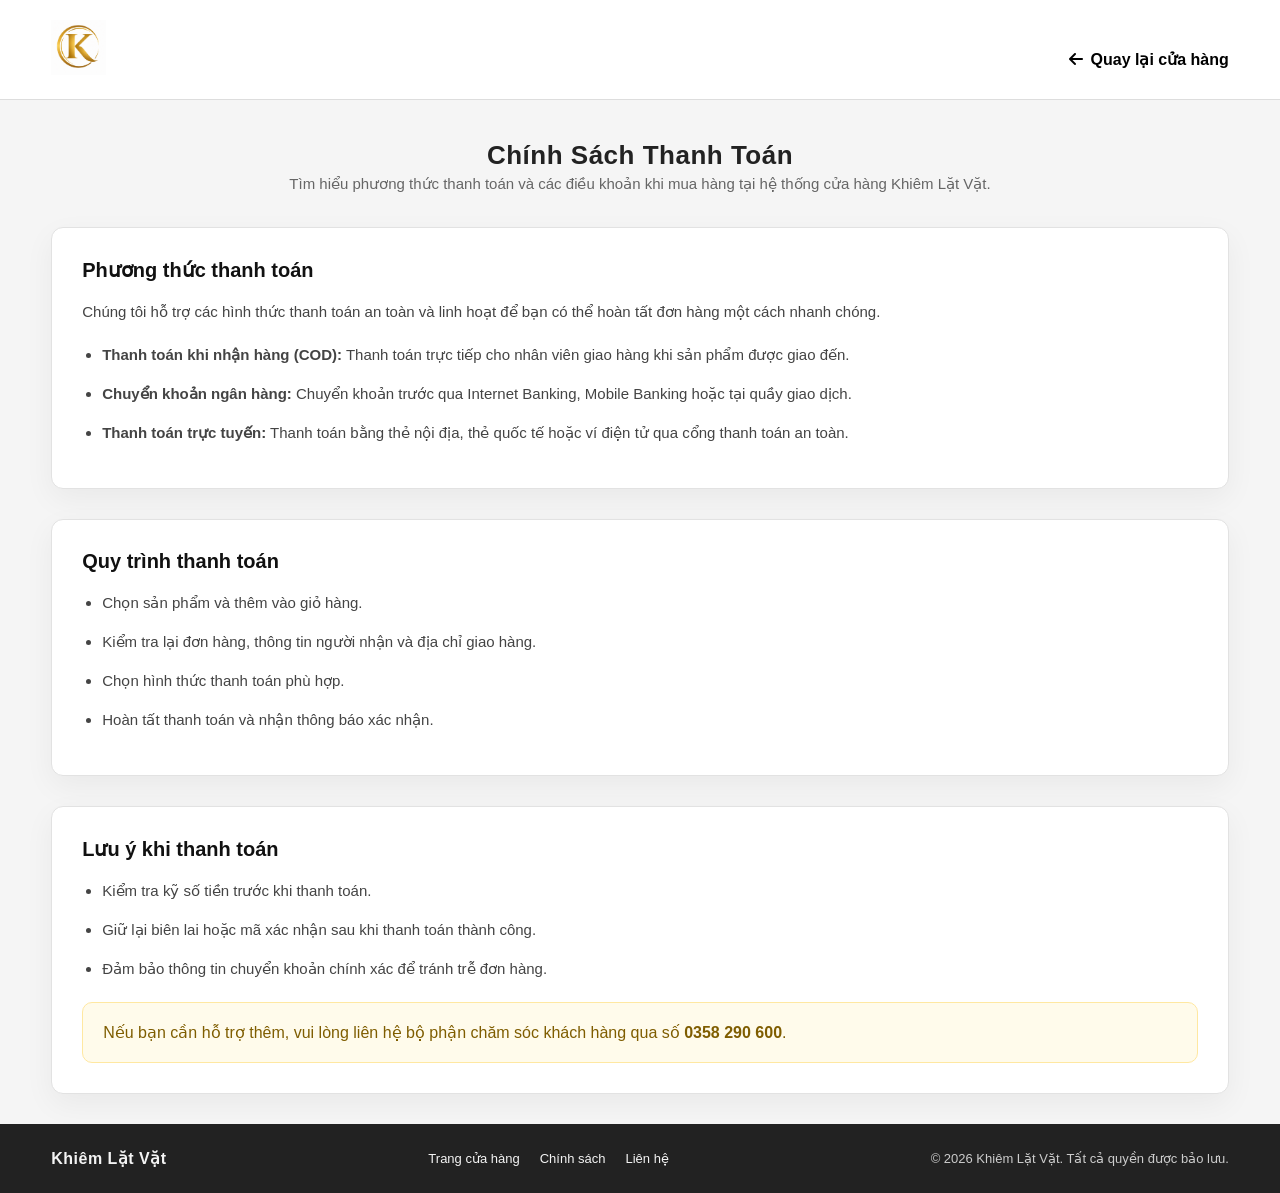
<file: html/payment-policy.html>
<!DOCTYPE html>
<html lang="vi">
<head>
    <meta charset="UTF-8">
    <meta name="viewport" content="width=device-width, initial-scale=1.0">
    <title>Chính Sách Thanh Toán - Khiêm Lặt Vặt</title>
    <link rel="stylesheet" href="https://cdnjs.cloudflare.com/ajax/libs/font-awesome/6.4.0/css/all.min.css">
    <style>
        * {
            margin: 0;
            padding: 0;
            box-sizing: border-box;
            font-family: 'Segoe UI', Tahoma, Geneva, Verdana, sans-serif;
        }

        body {
            background-color: #f5f5f5;
            color: #333;
        }

        .container {
            width: 92%;
            max-width: 1200px;
            margin: 0 auto;
        }

        a {
            text-decoration: none;
            color: inherit;
        }

        .main-header {
            background-color: #ffffff;
            padding: 20px 0;
            border-bottom: 1px solid #ddd;
        }

        .header-wrapper {
            display: flex;
            justify-content: space-between;
            align-items: center;
            gap: 20px;
        }

        .logo img {
            height: 55px;
            object-fit: contain;
        }

        .page-title {
            text-align: center;
            margin: 40px 0 20px;
        }

        .page-title h1 {
            font-size: 26px;
            color: #222;
            font-weight: 700;
            letter-spacing: 0.5px;
        }

        .page-description {
            text-align: center;
            color: #666;
            font-size: 15px;
            max-width: 720px;
            margin: 0 auto;
            line-height: 1.7;
        }

        .policy-card {
            background-color: #ffffff;
            border: 1px solid #e2e2e2;
            border-radius: 12px;
            padding: 30px;
            margin: 30px 0;
            box-shadow: 0 10px 30px rgba(0,0,0,0.05);
        }

        .policy-card h2 {
            font-size: 20px;
            margin-bottom: 16px;
            color: #111;
        }

        .policy-card p,
        .policy-card li {
            font-size: 15px;
            color: #444;
            line-height: 1.8;
        }

        .policy-list {
            margin-top: 16px;
            padding-left: 20px;
        }

        .policy-list li {
            margin-bottom: 12px;
        }

        .policy-note {
            margin-top: 20px;
            padding: 20px;
            background-color: #fffbeb;
            border: 1px solid #ffe8a1;
            border-radius: 10px;
            color: #7f5d00;
        }

        .back-link {
            display: inline-flex;
            align-items: center;
            gap: 8px;
            margin-top: 20px;
            color: #000;
            font-weight: 700;
        }

        .back-link:hover {
            color: #ffcc00;
        }

        .site-footer {
            background-color: #222;
            color: #f4f4f4;
            padding: 25px 0;
        }

        .site-footer .container {
            display: flex;
            justify-content: space-between;
            align-items: center;
            flex-wrap: wrap;
            gap: 15px;
        }

        .footer-brand {
            font-weight: 700;
            letter-spacing: 0.5px;
        }

        .footer-links {
            display: flex;
            gap: 20px;
            list-style: none;
            padding: 0;
            margin: 0;
            flex-wrap: wrap;
        }

        .footer-links li a {
            color: #f4f4f4;
            font-size: 13px;
        }

        .footer-links li a:hover {
            color: #ffcc00;
        }

        .footer-note {
            font-size: 13px;
            color: #ccc;
        }

        @media (max-width: 768px) {
            .header-wrapper,
            .site-footer .container {
                flex-direction: column;
                align-items: flex-start;
            }
            .page-title h1 {
                font-size: 22px;
            }
        }
    </style>
</head>
<body>
    <header class="main-header">
        <div class="container header-wrapper">
            <div class="logo">
                <a href="page.html"><img src="../assets/images/logokhiem.png" alt="Logo Khiêm Lặt Vặt"></a>
            </div>
            <div class="header-links">
                <a href="page.html" class="back-link"><i class="fa-solid fa-arrow-left"></i> Quay lại cửa hàng</a>
            </div>
        </div>
    </header>

    <main class="container">
        <section class="page-title">
            <h1>Chính Sách Thanh Toán</h1>
            <p class="page-description">Tìm hiểu phương thức thanh toán và các điều khoản khi mua hàng tại hệ thống cửa hàng Khiêm Lặt Vặt.</p>
        </section>

        <section class="policy-card">
            <h2>Phương thức thanh toán</h2>
            <p>Chúng tôi hỗ trợ các hình thức thanh toán an toàn và linh hoạt để bạn có thể hoàn tất đơn hàng một cách nhanh chóng.</p>
            <ul class="policy-list">
                <li><strong>Thanh toán khi nhận hàng (COD):</strong> Thanh toán trực tiếp cho nhân viên giao hàng khi sản phẩm được giao đến.</li>
                <li><strong>Chuyển khoản ngân hàng:</strong> Chuyển khoản trước qua Internet Banking, Mobile Banking hoặc tại quầy giao dịch.</li>
                <li><strong>Thanh toán trực tuyến:</strong> Thanh toán bằng thẻ nội địa, thẻ quốc tế hoặc ví điện tử qua cổng thanh toán an toàn.</li>
            </ul>
        </section>

        <section class="policy-card">
            <h2>Quy trình thanh toán</h2>
            <ul class="policy-list">
                <li>Chọn sản phẩm và thêm vào giỏ hàng.</li>
                <li>Kiểm tra lại đơn hàng, thông tin người nhận và địa chỉ giao hàng.</li>
                <li>Chọn hình thức thanh toán phù hợp.</li>
                <li>Hoàn tất thanh toán và nhận thông báo xác nhận.</li>
            </ul>
        </section>

        <section class="policy-card">
            <h2>Lưu ý khi thanh toán</h2>
            <ul class="policy-list">
                <li>Kiểm tra kỹ số tiền trước khi thanh toán.</li>
                <li>Giữ lại biên lai hoặc mã xác nhận sau khi thanh toán thành công.</li>
                <li>Đảm bảo thông tin chuyển khoản chính xác để tránh trễ đơn hàng.</li>
            </ul>
            <div class="policy-note">
                Nếu bạn cần hỗ trợ thêm, vui lòng liên hệ bộ phận chăm sóc khách hàng qua số <strong>0358 290 600</strong>.
            </div>
        </section>
    </main>

    <footer class="site-footer">
        <div class="container">
            <div class="footer-brand">Khiêm Lặt Vặt</div>
            <ul class="footer-links">
                <li><a href="page.html">Trang cửa hàng</a></li>
                <li><a href="#">Chính sách</a></li>
                <li><a href="#">Liên hệ</a></li>
            </ul>
            <div class="footer-note">© 2026 Khiêm Lặt Vặt. Tất cả quyền được bảo lưu.</div>
        </div>
    </footer>
</body>
</html>
</file>
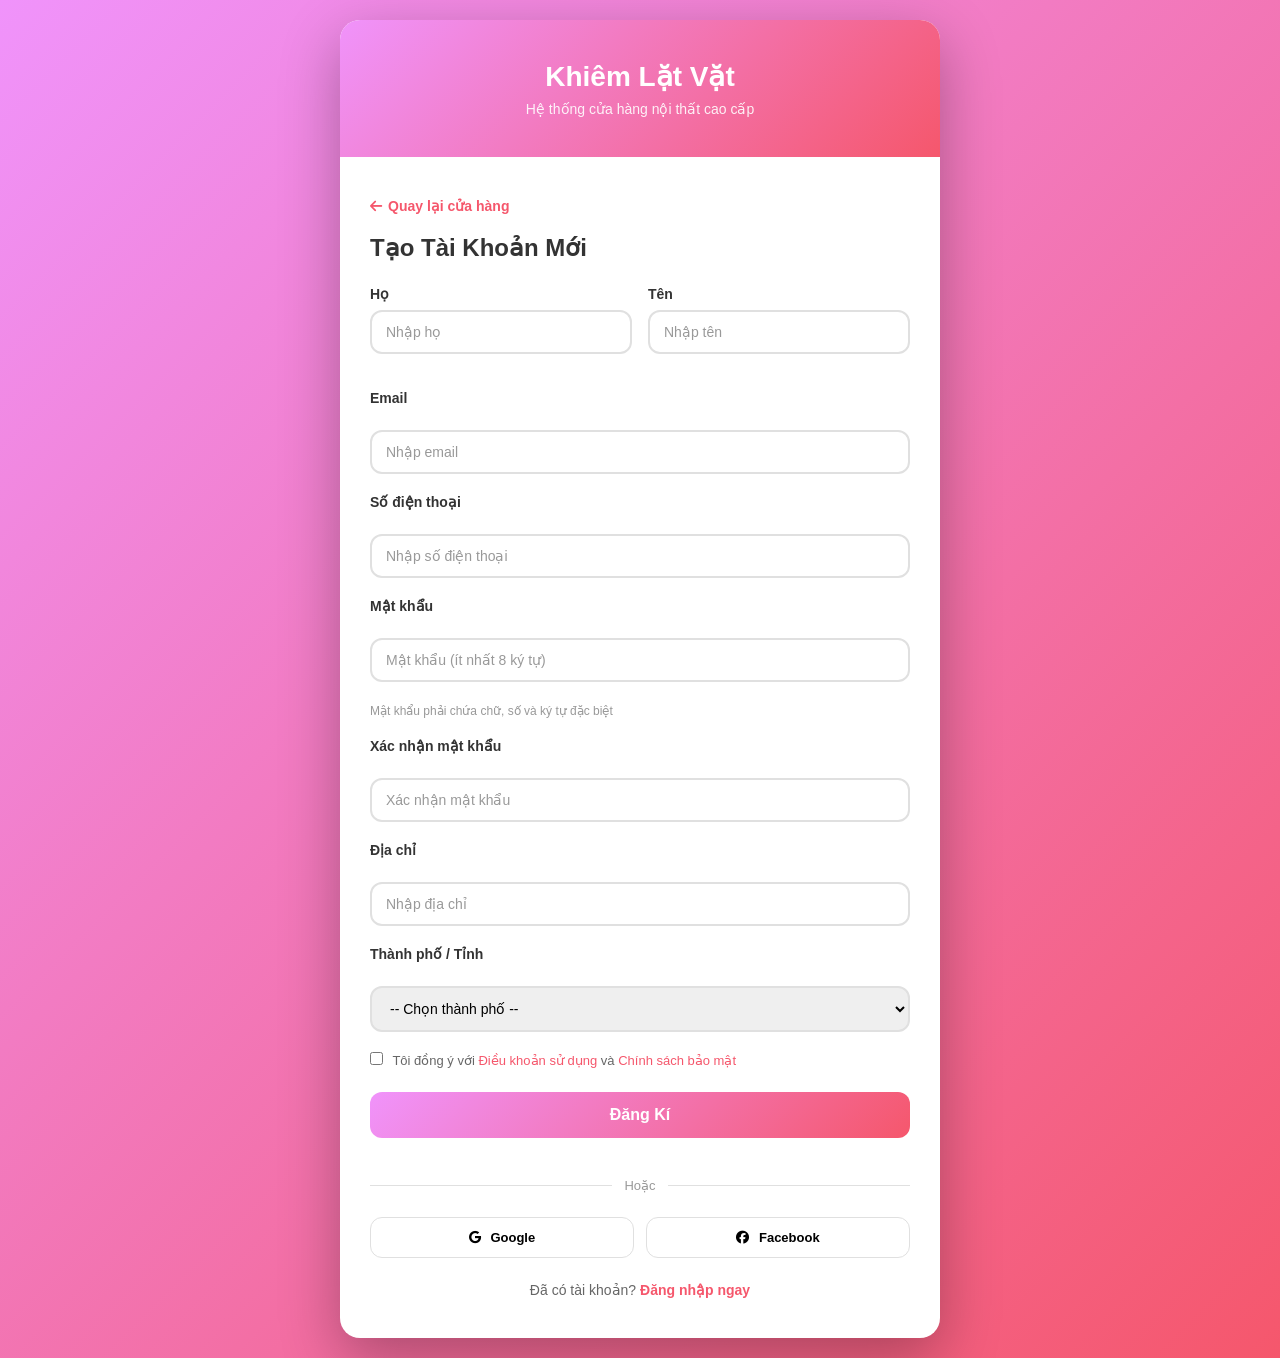
<file: html/register.html>
<!DOCTYPE html>
<html lang="vi">
<head>
    <meta charset="UTF-8">
    <meta name="viewport" content="width=device-width, initial-scale=1.0">
    <title>Đăng Kí - Khiêm Lặt Vặt</title>
    <link rel="stylesheet" href="https://cdnjs.cloudflare.com/ajax/libs/font-awesome/6.4.0/css/all.min.css">
    <style>
        * {
            margin: 0;
            padding: 0;
            box-sizing: border-box;
            font-family: 'Segoe UI', Tahoma, Geneva, Verdana, sans-serif;
        }

        body {
            background: linear-gradient(135deg, #f093fb 0%, #f5576c 100%);
            min-height: 100vh;
            display: flex;
            align-items: center;
            justify-content: center;
            padding: 20px;
        }

        .register-container {
            background: white;
            border-radius: 20px;
            box-shadow: 0 20px 60px rgba(0, 0, 0, 0.3);
            overflow: hidden;
            max-width: 600px;
            width: 100%;
        }

        .register-header {
            background: linear-gradient(135deg, #f093fb 0%, #f5576c 100%);
            padding: 40px 20px;
            text-align: center;
            color: white;
        }

        .register-header h1 {
            font-size: 28px;
            margin-bottom: 8px;
            font-weight: 800;
        }

        .register-header p {
            font-size: 14px;
            opacity: 0.9;
        }

        .register-body {
            padding: 40px 30px;
        }

        .form-row {
            display: grid;
            grid-template-columns: 1fr 1fr;
            gap: 16px;
            margin-bottom: 16px;
        }

        .form-row.full {
            grid-template-columns: 1fr;
        }

        .form-group {
            margin-bottom: 20px;
        }

        .form-group label {
            display: block;
            margin-bottom: 8px;
            font-weight: 600;
            color: #333;
            font-size: 14px;
        }

        .form-group input,
        .form-group select {
            width: 100%;
            padding: 12px 14px;
            border: 2px solid #e0e0e0;
            border-radius: 12px;
            font-size: 14px;
            transition: border-color 0.3s ease;
            outline: none;
        }

        .form-group input:focus,
        .form-group select:focus {
            border-color: #f5576c;
        }

        .form-group input::placeholder {
            color: #999;
        }

        .password-hint {
            font-size: 12px;
            color: #999;
            margin-top: 6px;
        }

        .terms {
            margin-bottom: 24px;
            font-size: 13px;
            color: #666;
        }

        .terms a {
            color: #f5576c;
            text-decoration: none;
        }

        .terms a:hover {
            text-decoration: underline;
        }

        .terms input[type="checkbox"] {
            width: auto;
            cursor: pointer;
            margin-right: 6px;
        }

        .btn-register {
            width: 100%;
            padding: 14px 0;
            background: linear-gradient(135deg, #f093fb 0%, #f5576c 100%);
            color: white;
            border: none;
            border-radius: 12px;
            font-weight: 700;
            font-size: 16px;
            cursor: pointer;
            transition: transform 0.2s, box-shadow 0.2s;
            margin-bottom: 16px;
        }

        .btn-register:hover {
            transform: translateY(-2px);
            box-shadow: 0 10px 25px rgba(245, 87, 108, 0.4);
        }

        .btn-register:active {
            transform: translateY(0);
        }

        .divider {
            display: flex;
            align-items: center;
            margin: 24px 0;
            color: #999;
            font-size: 13px;
        }

        .divider::before,
        .divider::after {
            content: '';
            flex: 1;
            height: 1px;
            background: #e0e0e0;
        }

        .divider span {
            margin: 0 12px;
        }

        .social-login {
            display: grid;
            grid-template-columns: 1fr 1fr;
            gap: 12px;
            margin-bottom: 24px;
        }

        .social-btn {
            padding: 12px 0;
            border: 1px solid #e0e0e0;
            background: white;
            border-radius: 12px;
            cursor: pointer;
            font-size: 13px;
            font-weight: 600;
            transition: all 0.2s;
        }

        .social-btn:hover {
            border-color: #f5576c;
            background: #fff5f7;
        }

        .social-btn i {
            margin-right: 6px;
        }

        .register-footer {
            text-align: center;
            color: #666;
            font-size: 14px;
        }

        .register-footer a {
            color: #f5576c;
            text-decoration: none;
            font-weight: 600;
            transition: color 0.2s;
        }

        .register-footer a:hover {
            color: #f093fb;
        }

        .back-link {
            display: inline-block;
            margin-bottom: 20px;
        }

        .back-link a {
            color: #f5576c;
            text-decoration: none;
            font-size: 14px;
            font-weight: 600;
            display: flex;
            align-items: center;
            gap: 6px;
            transition: color 0.2s;
        }

        .back-link a:hover {
            color: #f093fb;
        }

        @media (max-width: 600px) {
            .register-container {
                border-radius: 12px;
            }

            .register-body {
                padding: 30px 20px;
            }

            .register-header {
                padding: 30px 20px;
            }

            .form-row {
                grid-template-columns: 1fr;
            }
        }
    </style>
</head>
<body>
    <div class="register-container">
        <div class="register-header">
            <h1>Khiêm Lặt Vặt</h1>
            <p>Hệ thống cửa hàng nội thất cao cấp</p>
        </div>

        <div class="register-body">
            <div class="back-link">
                <a href="page.html"><i class="fa-solid fa-arrow-left"></i> Quay lại cửa hàng</a>
            </div>

            <h2 style="margin-bottom: 24px; color: #333; font-size: 24px;">Tạo Tài Khoản Mới</h2>

            <form id="registerForm">
                <div class="form-row">
                    <div class="form-group">
                        <label for="firstName">Họ</label>
                        <input type="text" id="firstName" name="firstName" placeholder="Nhập họ" required>
                    </div>
                    <div class="form-group">
                        <label for="lastName">Tên</label>
                        <input type="text" id="lastName" name="lastName" placeholder="Nhập tên" required>
                    </div>
                </div>

                <div class="form-group form-row full">
                    <label for="email">Email</label>
                    <input type="email" id="email" name="email" placeholder="Nhập email" required>
                </div>

                <div class="form-group form-row full">
                    <label for="phone">Số điện thoại</label>
                    <input type="tel" id="phone" name="phone" placeholder="Nhập số điện thoại" required>
                </div>

                <div class="form-group form-row full">
                    <label for="password">Mật khẩu</label>
                    <input type="password" id="password" name="password" placeholder="Mật khẩu (ít nhất 8 ký tự)" required>
                    <div class="password-hint">Mật khẩu phải chứa chữ, số và ký tự đặc biệt</div>
                </div>

                <div class="form-group form-row full">
                    <label for="confirmPassword">Xác nhận mật khẩu</label>
                    <input type="password" id="confirmPassword" name="confirmPassword" placeholder="Xác nhận mật khẩu" required>
                </div>

                <div class="form-group form-row full">
                    <label for="address">Địa chỉ</label>
                    <input type="text" id="address" name="address" placeholder="Nhập địa chỉ" required>
                </div>

                <div class="form-group form-row full">
                    <label for="city">Thành phố / Tỉnh</label>
                    <select id="city" name="city" required>
                        <option value="">-- Chọn thành phố --</option>
                        <option>Hà Nội</option>
                        <option>TP. Hồ Chí Minh</option>
                        <option>Đà Nẵng</option>
                        <option>Hải Phòng</option>
                        <option>Khác</option>
                    </select>
                </div>

                <div class="terms">
                    <label>
                        <input type="checkbox" id="agreeTerms" required>
                        Tôi đồng ý với <a href="#">Điều khoản sử dụng</a> và <a href="#">Chính sách bảo mật</a>
                    </label>
                </div>

                <button type="submit" class="btn-register">Đăng Kí</button>
            </form>

            <div class="divider">
                <span>Hoặc</span>
            </div>

            <div class="social-login">
                <button class="social-btn"><i class="fa-brands fa-google"></i> Google</button>
                <button class="social-btn"><i class="fa-brands fa-facebook"></i> Facebook</button>
            </div>

            <div class="register-footer">
                Đã có tài khoản? <a href="login.html">Đăng nhập ngay</a>
            </div>
        </div>
    </div>

    <script>
        document.getElementById('registerForm').addEventListener('submit', function(e) {
            e.preventDefault();

            const firstName = document.getElementById('firstName').value;
            const lastName = document.getElementById('lastName').value;
            const email = document.getElementById('email').value;
            const phone = document.getElementById('phone').value;
            const password = document.getElementById('password').value;
            const confirmPassword = document.getElementById('confirmPassword').value;
            const address = document.getElementById('address').value;
            const city = document.getElementById('city').value;

            if (!firstName || !lastName || !email || !phone || !password || !confirmPassword || !address || !city) {
                alert('Vui lòng nhập đầy đủ thông tin');
                return;
            }

            if (password.length < 8) {
                alert('Mật khẩu phải có ít nhất 8 ký tự');
                return;
            }

            if (password !== confirmPassword) {
                alert('Mật khẩu không trùng khớp');
                return;
            }

            const fullName = firstName + ' ' + lastName;

            // Lưu thông tin tài khoản vào localStorage
            localStorage.setItem('user', JSON.stringify({
                firstName: firstName,
                lastName: lastName,
                fullName: fullName,
                email: email,
                phone: phone,
                address: address,
                city: city,
                isLoggedIn: true
            }));

            alert('Đăng kí thành công! Tài khoản của bạn đã được tạo.');
            window.location.href = 'page.html';
        });

        // Xử lý nút đăng ký qua mạng xã hội
        document.querySelectorAll('.social-btn').forEach(btn => {
            btn.addEventListener('click', function(e) {
                e.preventDefault();
                alert('Tính năng này sẽ được kích hoạt trong thời gian tới');
            });
        });
    </script>
</body>
</html>
</file>
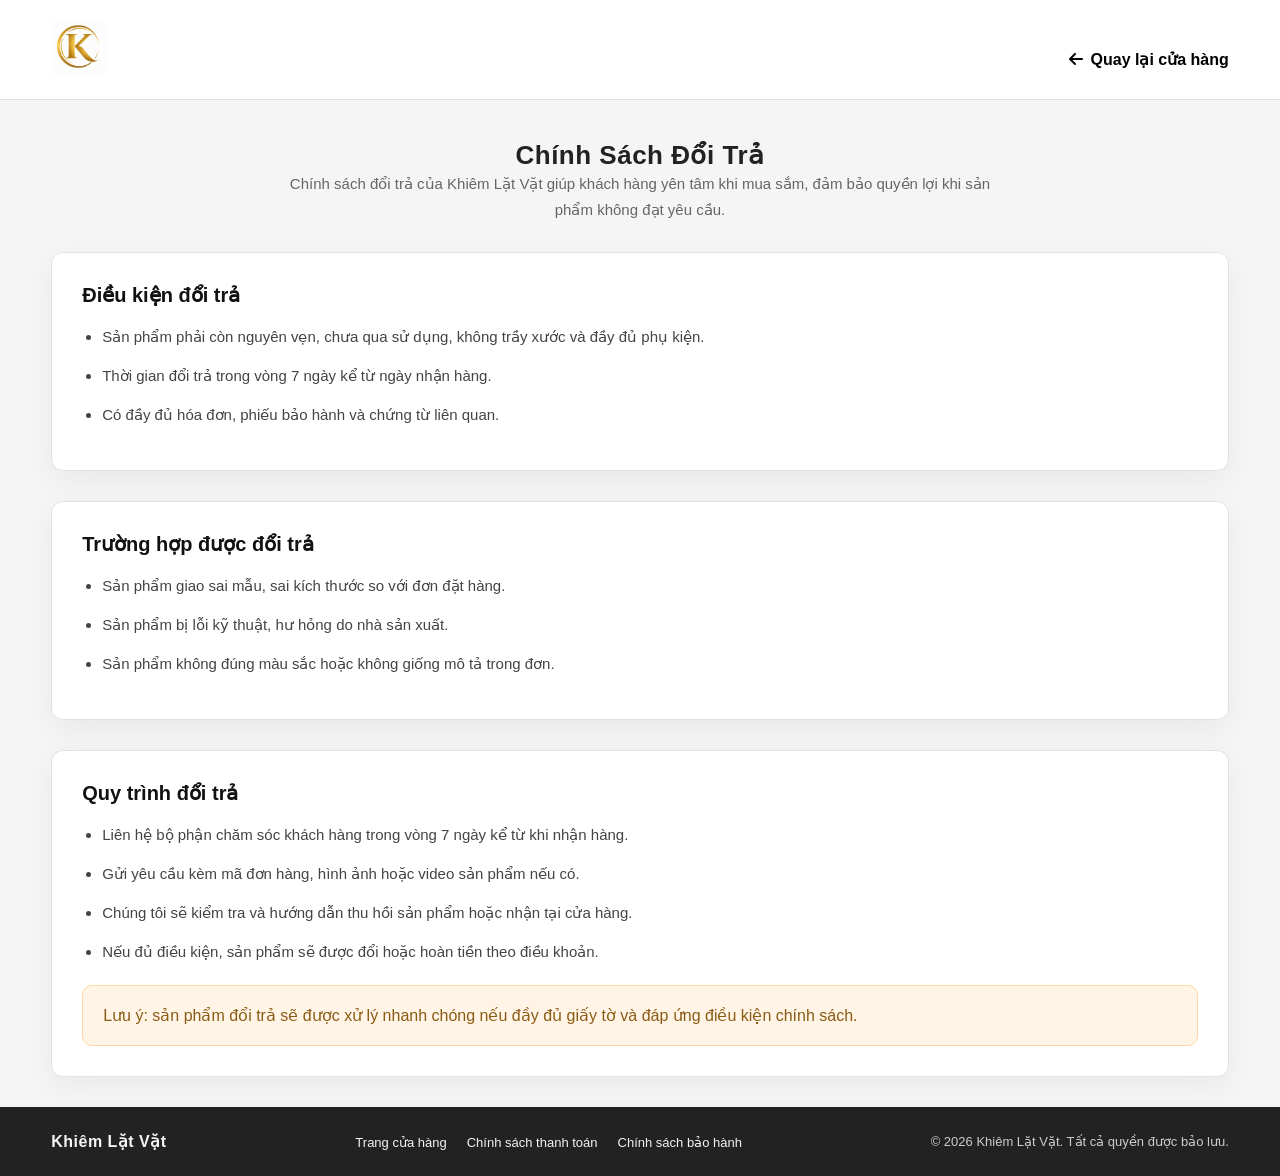
<file: html/return-policy.html>
<!DOCTYPE html>
<html lang="vi">
<head>
    <meta charset="UTF-8">
    <meta name="viewport" content="width=device-width, initial-scale=1.0">
    <title>Chính Sách Đổi Trả - Khiêm Lặt Vặt</title>
    <link rel="stylesheet" href="https://cdnjs.cloudflare.com/ajax/libs/font-awesome/6.4.0/css/all.min.css">
    <style>
        * {
            margin: 0;
            padding: 0;
            box-sizing: border-box;
            font-family: 'Segoe UI', Tahoma, Geneva, Verdana, sans-serif;
        }

        body {
            background-color: #f5f5f5;
            color: #333;
        }

        .container {
            width: 92%;
            max-width: 1200px;
            margin: 0 auto;
        }

        a {
            text-decoration: none;
            color: inherit;
        }

        .main-header {
            background-color: #ffffff;
            padding: 20px 0;
            border-bottom: 1px solid #ddd;
        }

        .header-wrapper {
            display: flex;
            justify-content: space-between;
            align-items: center;
            gap: 20px;
        }

        .logo img {
            height: 55px;
            object-fit: contain;
        }

        .page-title {
            text-align: center;
            margin: 40px 0 20px;
        }

        .page-title h1 {
            font-size: 26px;
            color: #222;
            font-weight: 700;
            letter-spacing: 0.5px;
        }

        .page-description {
            text-align: center;
            color: #666;
            font-size: 15px;
            max-width: 720px;
            margin: 0 auto;
            line-height: 1.7;
        }

        .policy-card {
            background-color: #ffffff;
            border: 1px solid #e2e2e2;
            border-radius: 12px;
            padding: 30px;
            margin: 30px 0;
            box-shadow: 0 10px 30px rgba(0,0,0,0.05);
        }

        .policy-card h2 {
            font-size: 20px;
            margin-bottom: 16px;
            color: #111;
        }

        .policy-card p,
        .policy-card li {
            font-size: 15px;
            color: #444;
            line-height: 1.8;
        }

        .policy-list {
            margin-top: 16px;
            padding-left: 20px;
        }

        .policy-list li {
            margin-bottom: 12px;
        }

        .policy-note {
            margin-top: 20px;
            padding: 20px;
            background-color: #fff4e5;
            border: 1px solid #ffd8a6;
            border-radius: 10px;
            color: #8a5b15;
        }

        .back-link {
            display: inline-flex;
            align-items: center;
            gap: 8px;
            margin-top: 20px;
            color: #000;
            font-weight: 700;
        }

        .back-link:hover {
            color: #ffcc00;
        }

        .site-footer {
            background-color: #222;
            color: #f4f4f4;
            padding: 25px 0;
        }

        .site-footer .container {
            display: flex;
            justify-content: space-between;
            align-items: center;
            flex-wrap: wrap;
            gap: 15px;
        }

        .footer-brand {
            font-weight: 700;
            letter-spacing: 0.5px;
        }

        .footer-links {
            display: flex;
            gap: 20px;
            list-style: none;
            padding: 0;
            margin: 0;
            flex-wrap: wrap;
        }

        .footer-links li a {
            color: #f4f4f4;
            font-size: 13px;
        }

        .footer-links li a:hover {
            color: #ffcc00;
        }

        .footer-note {
            font-size: 13px;
            color: #ccc;
        }

        @media (max-width: 768px) {
            .header-wrapper,
            .site-footer .container {
                flex-direction: column;
                align-items: flex-start;
            }
            .page-title h1 {
                font-size: 22px;
            }
        }
    </style>
</head>
<body>
    <header class="main-header">
        <div class="container header-wrapper">
            <div class="logo">
                <a href="page.html"><img src="../assets/images/logokhiem.png" alt="Logo Khiêm Lặt Vặt"></a>
            </div>
            <div class="header-links">
                <a href="page.html" class="back-link"><i class="fa-solid fa-arrow-left"></i> Quay lại cửa hàng</a>
            </div>
        </div>
    </header>

    <main class="container">
        <section class="page-title">
            <h1>Chính Sách Đổi Trả</h1>
            <p class="page-description">Chính sách đổi trả của Khiêm Lặt Vặt giúp khách hàng yên tâm khi mua sắm, đảm bảo quyền lợi khi sản phẩm không đạt yêu cầu.</p>
        </section>

        <section class="policy-card">
            <h2>Điều kiện đổi trả</h2>
            <ul class="policy-list">
                <li>Sản phẩm phải còn nguyên vẹn, chưa qua sử dụng, không trầy xước và đầy đủ phụ kiện.</li>
                <li>Thời gian đổi trả trong vòng 7 ngày kể từ ngày nhận hàng.</li>
                <li>Có đầy đủ hóa đơn, phiếu bảo hành và chứng từ liên quan.</li>
            </ul>
        </section>

        <section class="policy-card">
            <h2>Trường hợp được đổi trả</h2>
            <ul class="policy-list">
                <li>Sản phẩm giao sai mẫu, sai kích thước so với đơn đặt hàng.</li>
                <li>Sản phẩm bị lỗi kỹ thuật, hư hỏng do nhà sản xuất.</li>
                <li>Sản phẩm không đúng màu sắc hoặc không giống mô tả trong đơn.</li>
            </ul>
        </section>

        <section class="policy-card">
            <h2>Quy trình đổi trả</h2>
            <ul class="policy-list">
                <li>Liên hệ bộ phận chăm sóc khách hàng trong vòng 7 ngày kể từ khi nhận hàng.</li>
                <li>Gửi yêu cầu kèm mã đơn hàng, hình ảnh hoặc video sản phẩm nếu có.</li>
                <li>Chúng tôi sẽ kiểm tra và hướng dẫn thu hồi sản phẩm hoặc nhận tại cửa hàng.</li>
                <li>Nếu đủ điều kiện, sản phẩm sẽ được đổi hoặc hoàn tiền theo điều khoản.</li>
            </ul>
            <div class="policy-note">
                Lưu ý: sản phẩm đổi trả sẽ được xử lý nhanh chóng nếu đầy đủ giấy tờ và đáp ứng điều kiện chính sách.
            </div>
        </section>
    </main>

    <footer class="site-footer">
        <div class="container">
            <div class="footer-brand">Khiêm Lặt Vặt</div>
            <ul class="footer-links">
                <li><a href="page.html">Trang cửa hàng</a></li>
                <li><a href="payment-policy.html">Chính sách thanh toán</a></li>
                <li><a href="warranty-policy.html">Chính sách bảo hành</a></li>
            </ul>
            <div class="footer-note">© 2026 Khiêm Lặt Vặt. Tất cả quyền được bảo lưu.</div>
        </div>
    </footer>
</body>
</html>
</file>
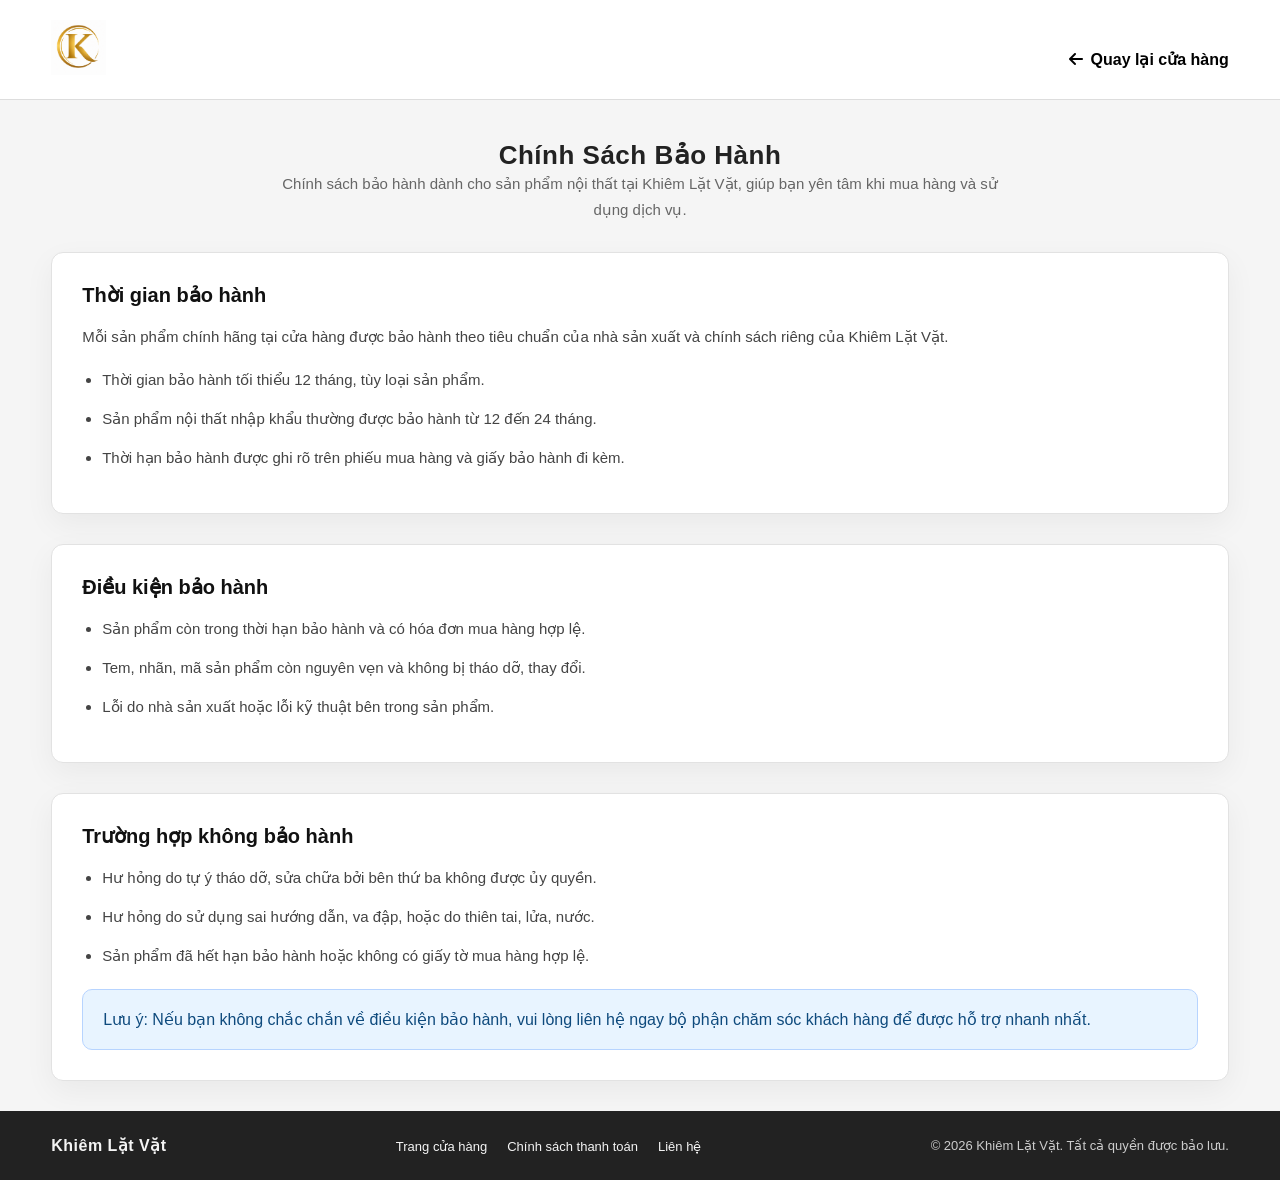
<file: html/warranty-policy.html>
<!DOCTYPE html>
<html lang="vi">
<head>
    <meta charset="UTF-8">
    <meta name="viewport" content="width=device-width, initial-scale=1.0">
    <title>Chính Sách Bảo Hành - Khiêm Lặt Vặt</title>
    <link rel="stylesheet" href="https://cdnjs.cloudflare.com/ajax/libs/font-awesome/6.4.0/css/all.min.css">
    <style>
        * {
            margin: 0;
            padding: 0;
            box-sizing: border-box;
            font-family: 'Segoe UI', Tahoma, Geneva, Verdana, sans-serif;
        }

        body {
            background-color: #f5f5f5;
            color: #333;
        }

        .container {
            width: 92%;
            max-width: 1200px;
            margin: 0 auto;
        }

        a {
            text-decoration: none;
            color: inherit;
        }

        .main-header {
            background-color: #ffffff;
            padding: 20px 0;
            border-bottom: 1px solid #ddd;
        }

        .header-wrapper {
            display: flex;
            justify-content: space-between;
            align-items: center;
            gap: 20px;
        }

        .logo img {
            height: 55px;
            object-fit: contain;
        }

        .page-title {
            text-align: center;
            margin: 40px 0 20px;
        }

        .page-title h1 {
            font-size: 26px;
            color: #222;
            font-weight: 700;
            letter-spacing: 0.5px;
        }

        .page-description {
            text-align: center;
            color: #666;
            font-size: 15px;
            max-width: 720px;
            margin: 0 auto;
            line-height: 1.7;
        }

        .policy-card {
            background-color: #ffffff;
            border: 1px solid #e2e2e2;
            border-radius: 12px;
            padding: 30px;
            margin: 30px 0;
            box-shadow: 0 10px 30px rgba(0,0,0,0.05);
        }

        .policy-card h2 {
            font-size: 20px;
            margin-bottom: 16px;
            color: #111;
        }

        .policy-card p,
        .policy-card li {
            font-size: 15px;
            color: #444;
            line-height: 1.8;
        }

        .policy-list {
            margin-top: 16px;
            padding-left: 20px;
        }

        .policy-list li {
            margin-bottom: 12px;
        }

        .policy-note {
            margin-top: 20px;
            padding: 20px;
            background-color: #e8f4ff;
            border: 1px solid #b7d4ff;
            border-radius: 10px;
            color: #0e4a7d;
        }

        .back-link {
            display: inline-flex;
            align-items: center;
            gap: 8px;
            margin-top: 20px;
            color: #000;
            font-weight: 700;
        }

        .back-link:hover {
            color: #ffcc00;
        }

        .site-footer {
            background-color: #222;
            color: #f4f4f4;
            padding: 25px 0;
        }

        .site-footer .container {
            display: flex;
            justify-content: space-between;
            align-items: center;
            flex-wrap: wrap;
            gap: 15px;
        }

        .footer-brand {
            font-weight: 700;
            letter-spacing: 0.5px;
        }

        .footer-links {
            display: flex;
            gap: 20px;
            list-style: none;
            padding: 0;
            margin: 0;
            flex-wrap: wrap;
        }

        .footer-links li a {
            color: #f4f4f4;
            font-size: 13px;
        }

        .footer-links li a:hover {
            color: #ffcc00;
        }

        .footer-note {
            font-size: 13px;
            color: #ccc;
        }

        @media (max-width: 768px) {
            .header-wrapper,
            .site-footer .container {
                flex-direction: column;
                align-items: flex-start;
            }
            .page-title h1 {
                font-size: 22px;
            }
        }
    </style>
</head>
<body>
    <header class="main-header">
        <div class="container header-wrapper">
            <div class="logo">
                <a href="page.html"><img src="../assets/images/logokhiem.png" alt="Logo Khiêm Lặt Vặt"></a>
            </div>
            <div class="header-links">
                <a href="page.html" class="back-link"><i class="fa-solid fa-arrow-left"></i> Quay lại cửa hàng</a>
            </div>
        </div>
    </header>

    <main class="container">
        <section class="page-title">
            <h1>Chính Sách Bảo Hành</h1>
            <p class="page-description">Chính sách bảo hành dành cho sản phẩm nội thất tại Khiêm Lặt Vặt, giúp bạn yên tâm khi mua hàng và sử dụng dịch vụ.</p>
        </section>

        <section class="policy-card">
            <h2>Thời gian bảo hành</h2>
            <p>Mỗi sản phẩm chính hãng tại cửa hàng được bảo hành theo tiêu chuẩn của nhà sản xuất và chính sách riêng của Khiêm Lặt Vặt.</p>
            <ul class="policy-list">
                <li>Thời gian bảo hành tối thiểu 12 tháng, tùy loại sản phẩm.</li>
                <li>Sản phẩm nội thất nhập khẩu thường được bảo hành từ 12 đến 24 tháng.</li>
                <li>Thời hạn bảo hành được ghi rõ trên phiếu mua hàng và giấy bảo hành đi kèm.</li>
            </ul>
        </section>

        <section class="policy-card">
            <h2>Điều kiện bảo hành</h2>
            <ul class="policy-list">
                <li>Sản phẩm còn trong thời hạn bảo hành và có hóa đơn mua hàng hợp lệ.</li>
                <li>Tem, nhãn, mã sản phẩm còn nguyên vẹn và không bị tháo dỡ, thay đổi.</li>
                <li>Lỗi do nhà sản xuất hoặc lỗi kỹ thuật bên trong sản phẩm.</li>
            </ul>
        </section>

        <section class="policy-card">
            <h2>Trường hợp không bảo hành</h2>
            <ul class="policy-list">
                <li>Hư hỏng do tự ý tháo dỡ, sửa chữa bởi bên thứ ba không được ủy quyền.</li>
                <li>Hư hỏng do sử dụng sai hướng dẫn, va đập, hoặc do thiên tai, lửa, nước.</li>
                <li>Sản phẩm đã hết hạn bảo hành hoặc không có giấy tờ mua hàng hợp lệ.</li>
            </ul>
            <div class="policy-note">
                Lưu ý: Nếu bạn không chắc chắn về điều kiện bảo hành, vui lòng liên hệ ngay bộ phận chăm sóc khách hàng để được hỗ trợ nhanh nhất.
            </div>
        </section>
    </main>

    <footer class="site-footer">
        <div class="container">
            <div class="footer-brand">Khiêm Lặt Vặt</div>
            <ul class="footer-links">
                <li><a href="page.html">Trang cửa hàng</a></li>
                <li><a href="payment-policy.html">Chính sách thanh toán</a></li>
                <li><a href="#">Liên hệ</a></li>
            </ul>
            <div class="footer-note">© 2026 Khiêm Lặt Vặt. Tất cả quyền được bảo lưu.</div>
        </div>
    </footer>
</body>
</html>
</file>
